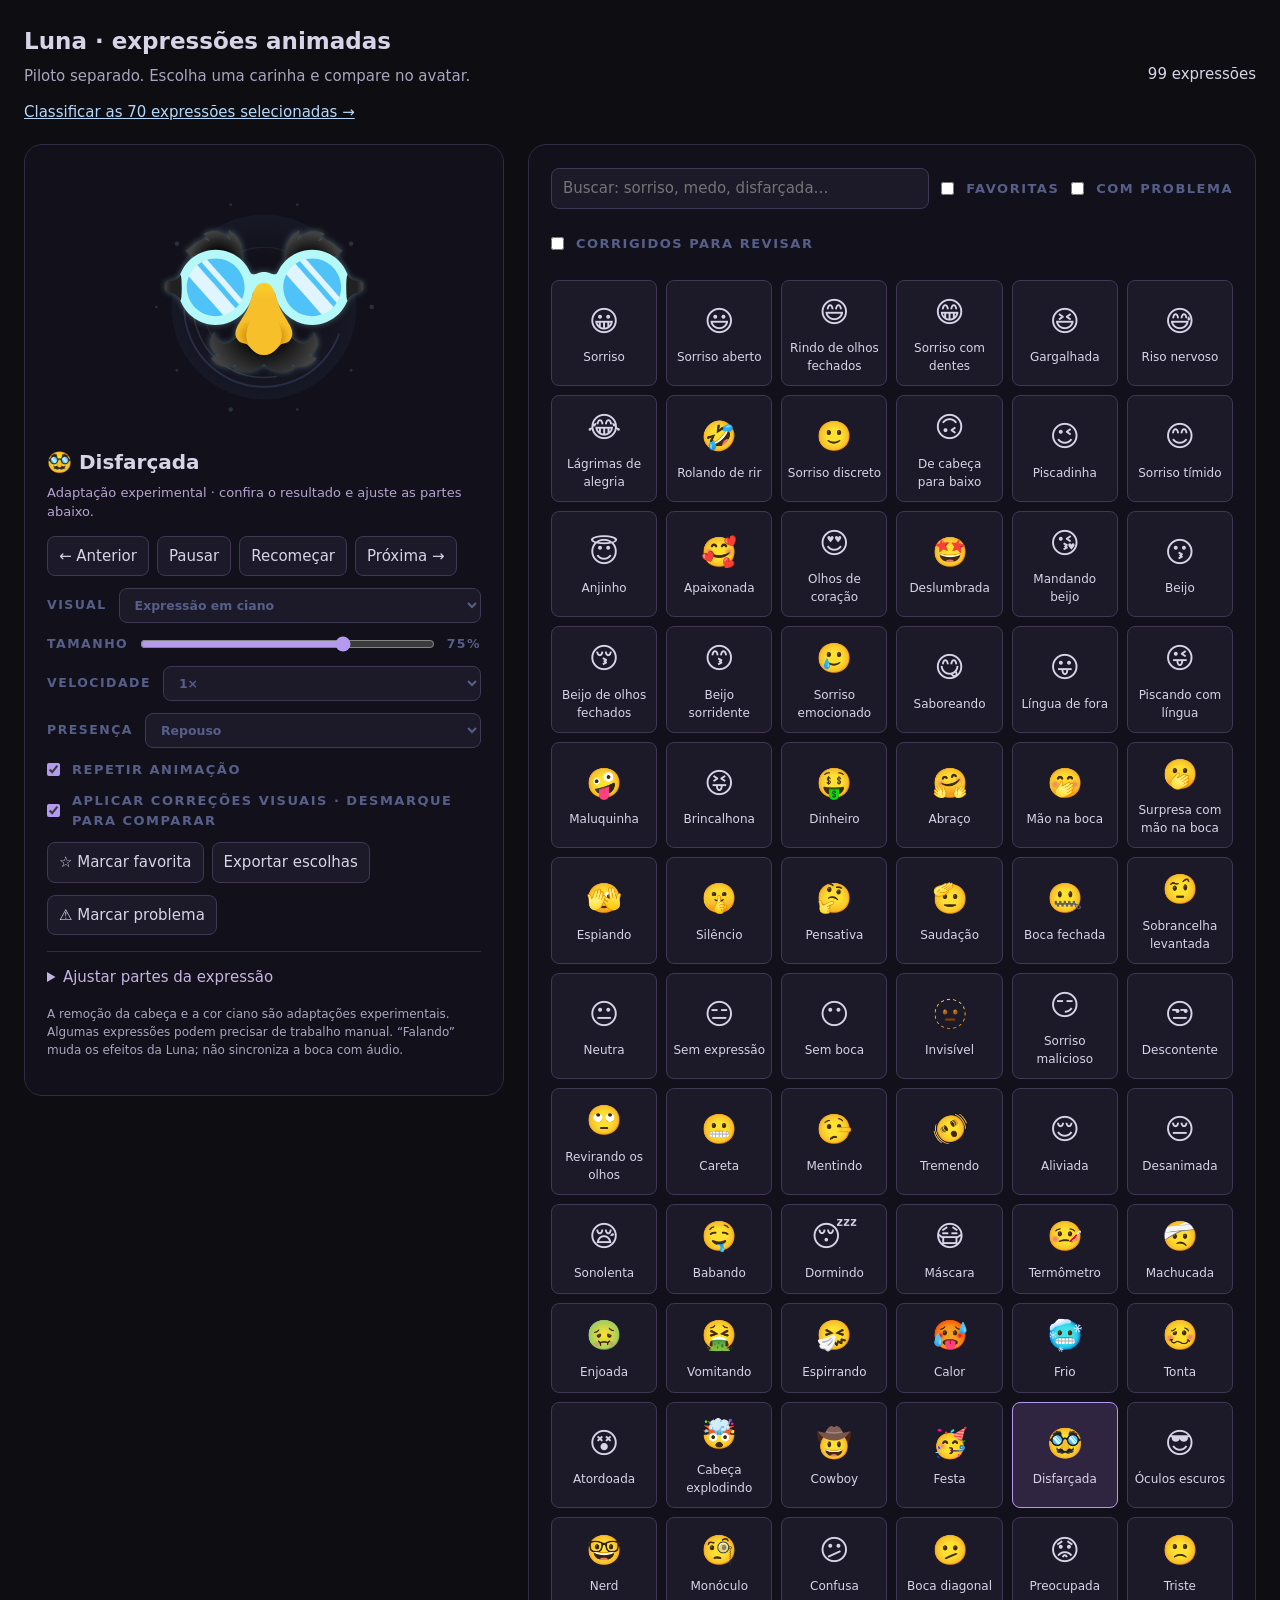
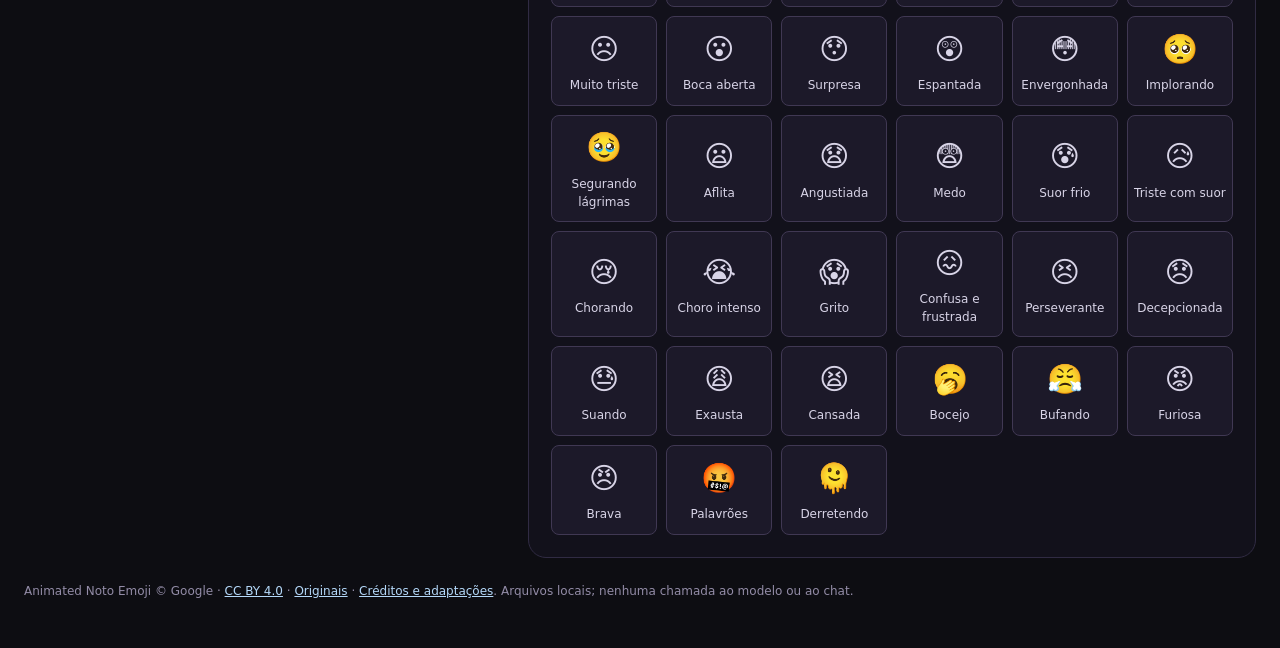
<file: static/piloto-emojis/index.html>
<!doctype html>
<html lang="pt-BR"><head><meta charset="utf-8"><meta name="viewport" content="width=device-width,initial-scale=1"><title>Luna · piloto de expressões</title>
<link rel="stylesheet" href="avatar.css"><link rel="stylesheet" href="piloto.css"><link rel="stylesheet" href="embed.css">
</head><body>
<header><div><h1>Luna · expressões animadas</h1><p>Piloto separado. Escolha uma carinha e compare no avatar.</p><a href="classificar.html">Classificar as 70 expressões selecionadas →</a></div><span id="contagem">Carregando catálogo…</span></header>
<main><section class="preview" aria-label="Prévia do avatar">
<div class="palco"><div id="presenca" class="est-dormindo"><div id="corpo"></div><div id="expressao"></div></div></div>
<h2 id="nome">Carregando…</h2><p id="status" role="status"></p>
<div class="linha"><button id="anterior" aria-label="Expressão anterior">← Anterior</button><button id="play">Pausar</button><button id="repetir">Recomeçar</button><button id="proximo" aria-label="Próxima expressão">Próxima →</button></div>
<label>Visual <select id="modo"><option value="ciano">Expressão em ciano</option><option value="face">Expressão nas cores originais</option><option value="original">Emoji completo · referência</option></select></label>
<label>Tamanho <input id="escala" type="range" min="40" max="90" value="64"><output id="escala-valor">64%</output></label>
<label>Velocidade <select id="velocidade"><option value="0.5">0,5×</option><option value="0.75">0,75×</option><option value="1" selected>1×</option><option value="1.25">1,25×</option></select></label>
<label>Presença <select id="estado"><option value="dormindo">Repouso</option><option value="pensando">Pensando</option><option value="falando">Falando</option><option value="ouvindo">Ouvindo</option></select></label>
<label class="check"><input id="loop" type="checkbox" checked> Repetir animação</label>
<label class="check"><input id="aplicar-correcoes" type="checkbox" checked> Aplicar correções visuais · desmarque para comparar</label>
<div class="linha"><button id="favorito" aria-pressed="false">☆ Marcar favorita</button><button id="exportar">Exportar escolhas</button></div>
<button id="problema" aria-pressed="false" aria-controls="problema-opcoes" aria-expanded="false">⚠ Marcar problema</button>
<fieldset id="problema-opcoes" hidden><legend>O que precisa ajustar?</legend>
<label class="check"><input type="checkbox" data-problema="cabeca"> Cabeça aparecendo</label>
<label class="check"><input type="checkbox" data-problema="cor"> Cor estranha</label>
<label class="check"><input type="checkbox" data-problema="outro"> Outro problema</label>
<label>Observação <textarea id="problema-nota" rows="2" maxlength="1000" placeholder="Ex.: a boca some no final da animação"></textarea></label>
<p class="nota">Salvo automaticamente neste navegador e incluído em Exportar escolhas. Pode ser favorita e ter problema ao mesmo tempo.</p></fieldset>
<details><summary>Ajustar partes da expressão</summary><p>Desmarque partes que não combinam com a Luna. Ajustes ficam salvos neste navegador. No modo original, todas as partes são exibidas.</p><div id="camadas"></div><button id="restaurar">Restaurar esta expressão</button></details>
<p class="nota">A remoção da cabeça e a cor ciano são adaptações experimentais. Algumas expressões podem precisar de trabalho manual. “Falando” muda os efeitos da Luna; não sincroniza a boca com áudio.</p>
</section><section class="catalogo" aria-label="Escolher expressão"><div class="busca"><input id="busca" type="search" placeholder="Buscar: sorriso, medo, disfarçada…" aria-label="Buscar expressão"><label class="check"><input id="so-favoritas" type="checkbox"> Favoritas</label><label class="check"><input id="so-problemas" type="checkbox"> Com problema</label><label class="check"><input id="so-corrigidos" type="checkbox"> Corrigidos para revisar</label></div><div id="galeria"></div></section></main>
<footer>Animated Noto Emoji © Google · <a href="https://creativecommons.org/licenses/by/4.0/">CC BY 4.0</a> · <a href="https://googlefonts.github.io/noto-emoji-animation/">Originais</a> · <a href="CREDITOS.md">Créditos e adaptações</a>. Arquivos locais; nenhuma chamada ao modelo ou ao chat.</footer>
<script src="lottie.min.js"></script><script src="correcoes.js"></script><script src="piloto.js"></script></body></html>
</file>
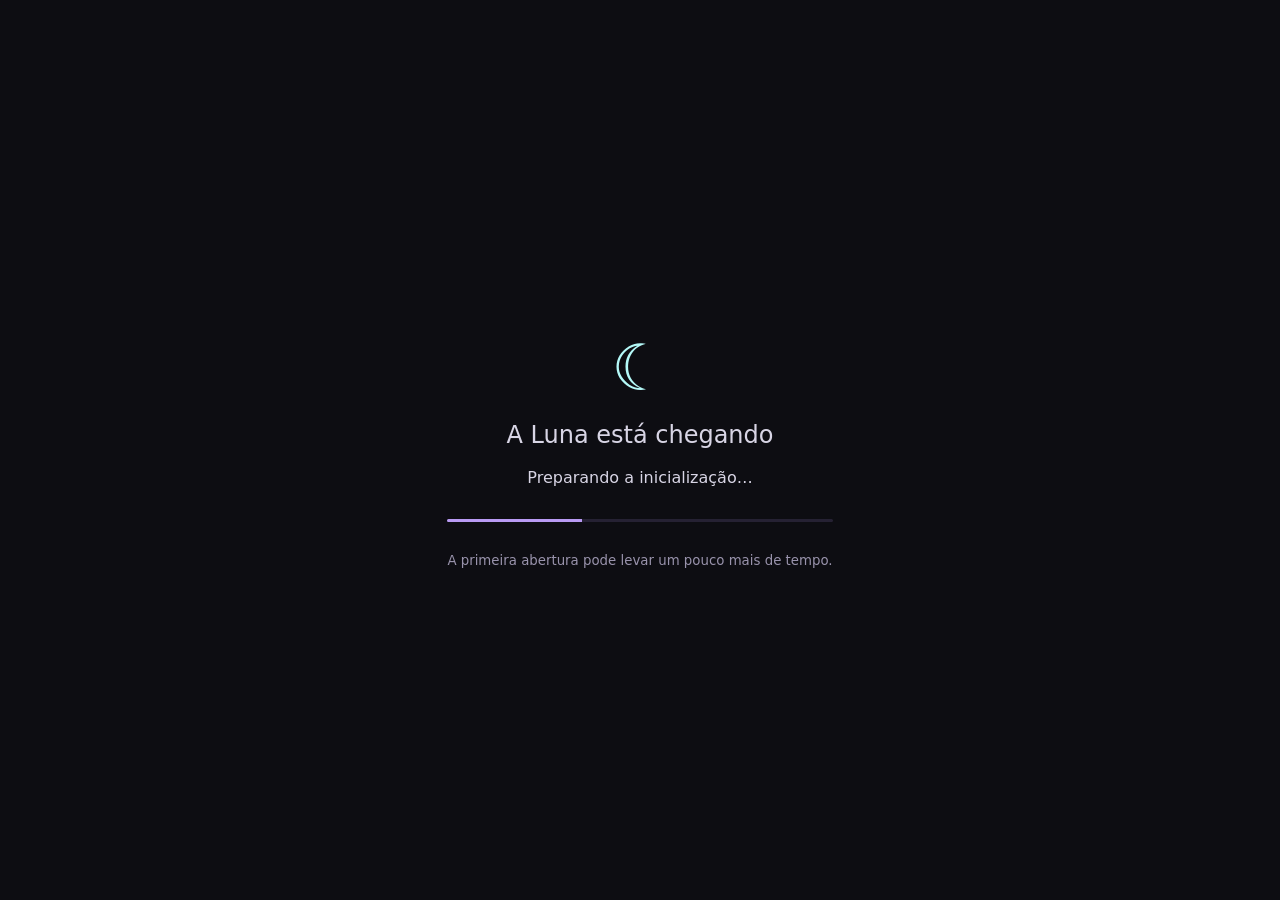
<file: static/inicializacao.html>
<!doctype html>
<html lang="pt-BR">
<meta charset="utf-8">
<meta name="viewport" content="width=device-width,initial-scale=1">
<title>Luna — iniciando</title>
<style>
body{margin:0;background:#0d0d12;color:#d8d5e5;font:16px system-ui;min-height:100vh;display:grid;place-items:center}
main{padding:32px;max-width:420px;text-align:center} .lua{font-size:64px;color:#b4f9f8}
h1{font-size:24px;font-weight:500}p{line-height:1.6}small{color:#9993ac}
.barra{height:3px;background:#252133;border-radius:4px;overflow:hidden;margin:28px 0}
.barra:after{content:'';display:block;width:35%;height:100%;background:#b89af3;animation:passar 1.8s ease-in-out infinite alternate}
@keyframes passar{to{transform:translateX(190%)}}@media(prefers-reduced-motion:reduce){.barra:after{animation:none;width:100%}}
.erro .barra:after{animation:none;background:#e99292;width:100%}#etapa{overflow-wrap:anywhere}
</style>
<main><div class="lua" aria-hidden="true">☾</div><h1>A Luna está chegando</h1>
<p id="etapa" role="status" aria-live="polite">Preparando a inicialização…</p>
<div class="barra" aria-hidden="true"></div><small id="ajuda">A primeira abertura pode levar um pouco mais de tempo.</small>
</main>
<script>
function mostrarErro(texto){document.body.classList.add('erro');document.querySelector('h1').textContent='Não foi possível iniciar';document.getElementById('etapa').textContent=texto;document.getElementById('ajuda').textContent='Feche esta janela e tente novamente. Detalhes em logs/luna.log.';}
</script>
</html>
</file>
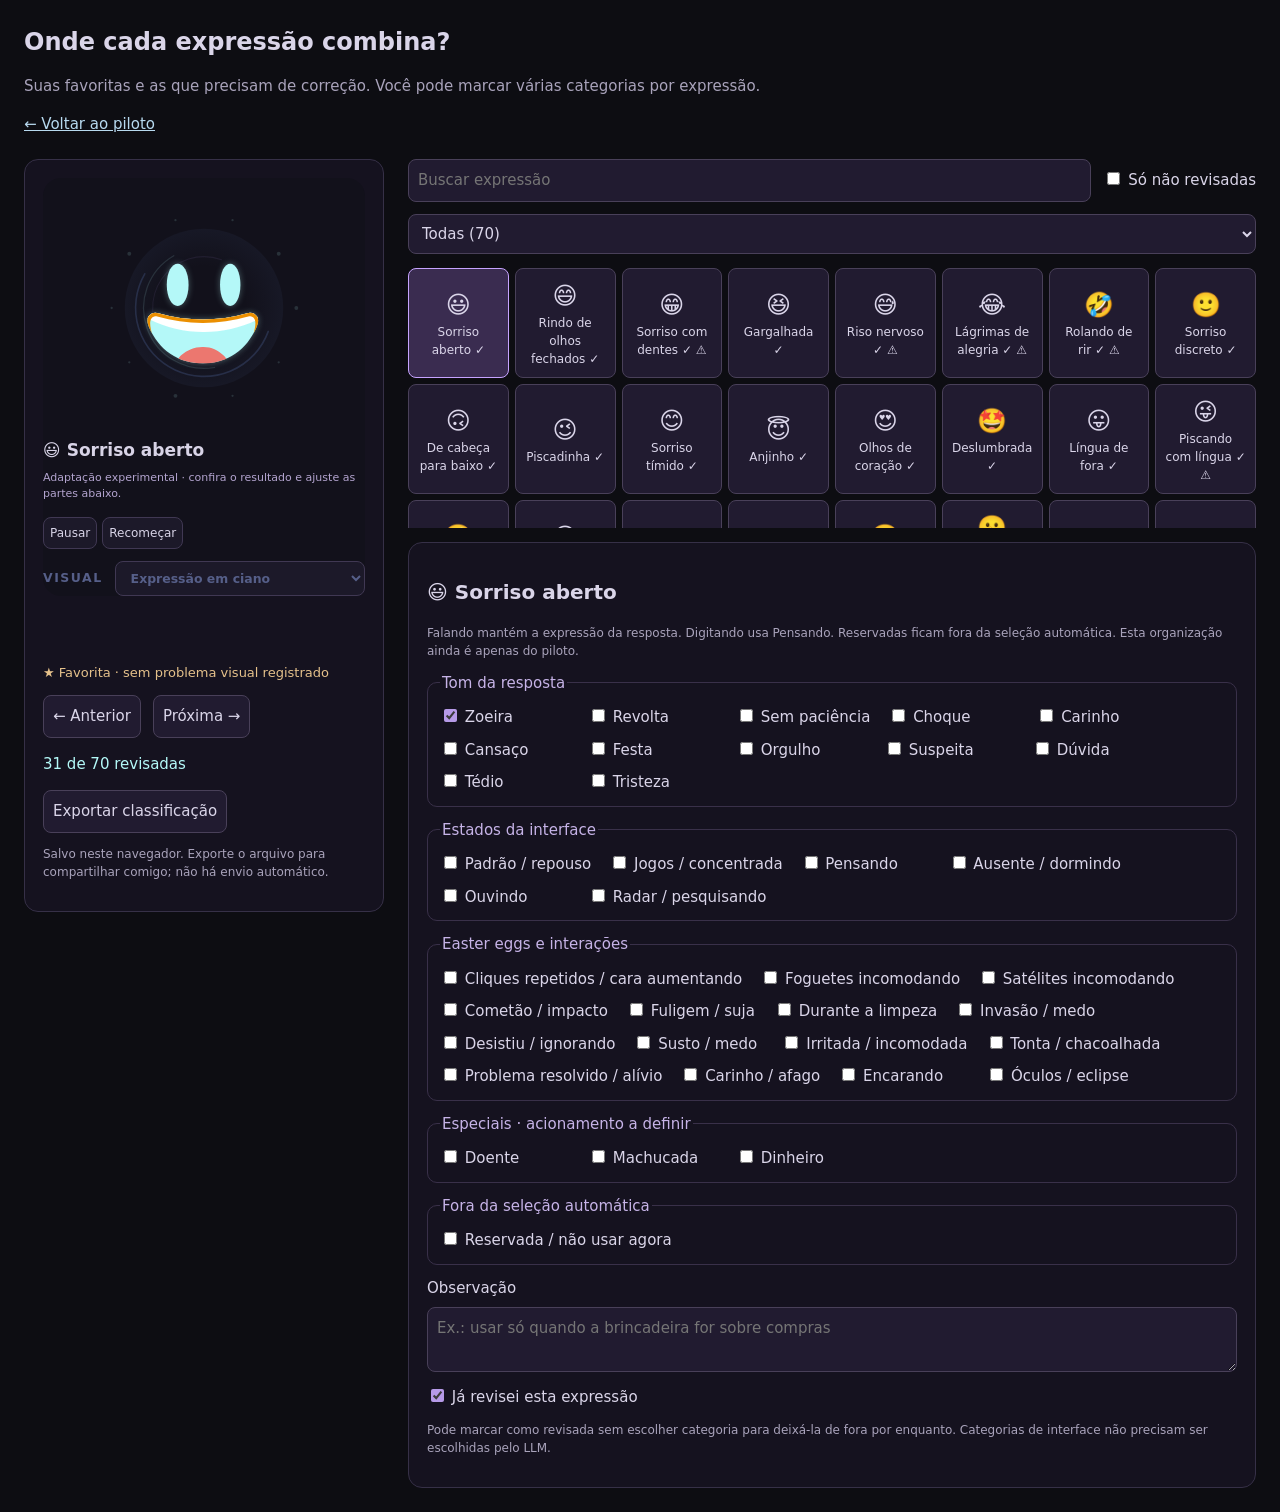
<file: static/piloto-emojis/classificar.html>
<!doctype html><html lang="pt-BR"><head><meta charset="utf-8"><meta name="viewport" content="width=device-width,initial-scale=1"><title>Luna · classificar expressões</title><link rel="stylesheet" href="classificar.css"></head><body>
<header><h1>Onde cada expressão combina?</h1><p>Suas favoritas e as que precisam de correção. Você pode marcar várias categorias por expressão.</p><a href="index.html">← Voltar ao piloto</a></header>
<main><aside><iframe id="preview" title="Prévia animada da Luna" src="index.html?embed=1&amp;escala=75"></iframe><p id="problemas"></p><div class="linha"><button id="anterior">← Anterior</button><button id="proximo">Próxima →</button></div><p id="progresso" role="status"></p><button id="exportar-classificacao">Exportar classificação</button><p class="nota">Salvo neste navegador. Exporte o arquivo para compartilhar comigo; não há envio automático.</p></aside>
<section><div class="filtros"><input id="buscar" type="search" placeholder="Buscar expressão" aria-label="Buscar expressão"><label><input id="pendentes" type="checkbox"> Só não revisadas</label><select id="filtro-categoria" aria-label="Filtrar por categoria"><option value="">Todas as categorias</option></select></div><div id="lista"></div>
<article><h2 id="titulo"></h2><p class="nota">Falando mantém a expressão da resposta. Digitando usa Pensando. Reservadas ficam fora da seleção automática. Esta organização ainda é apenas do piloto.</p><div id="categorias"></div><label class="observacao">Observação <textarea id="nota" rows="2" maxlength="1000" placeholder="Ex.: usar só quando a brincadeira for sobre compras"></textarea></label><label><input id="revisada" type="checkbox"> Já revisei esta expressão</label><p class="nota">Pode marcar como revisada sem escolher categoria para deixá-la de fora por enquanto. Categorias de interface não precisam ser escolhidas pelo LLM.</p></article>
</section></main><script src="classificar.js"></script></body></html>
</file>
<file: static/piloto-emojis/avatar.css>
* { box-sizing: border-box; margin: 0; padding: 0; }

        body {
            background-color: #0d0d12;
            color: #e0e0e0;
            font-family: 'Segoe UI', Tahoma, Geneva, Verdana, sans-serif;
            display: flex;
            flex-direction: column;
            align-items: center;
            justify-content: flex-start;   /* topo fixo: centralizado, a pÃ¡gina inteira
                                              se reposicionava a cada linha que a Luna escrevia */
            min-height: 100vh;
            padding: 18px 14px 24px;
        }

        /* Transformar a Luna perto da borda aumenta a Ã¡rea visual do documento e o WebView
           cria uma barra horizontal no meio do gesto. A trava existe sÃ³ enquanto ela estÃ¡
           na mÃ£o ou voltando no elÃ¡stico; a rolagem vertical do painel continua normal. */
        html.arrastando-luna, html.arrastando-luna body { overflow-x: clip; }

        .container {
            width: 100%;
            max-width: 1040px;
            display: flex;
            flex-direction: column;
            gap: 16px;
        }

        /* A mesma pÃ¡gina tambÃ©m alimenta a janela transparente do mascote. Manter um Ãºnico
           motor visual evita que rostos e easter eggs divirjam entre interface e widget. */
        html:has(body.widget), body.widget, body.widget .container {
            /* O Qt compÃµe estes pixels transparentes diretamente com a Ã¡rea de trabalho. */
            background: rgba(0, 0, 0, 0) !important;
        }
        body.widget {
            --widget-svg: 230px; --widget-nucleo: 168px;
            --widget-rosto: 2.75rem; --widget-rosto-sobe: 20px;
            min-height: 0; width: 100vw; height: 100vh; padding: 0;
            overflow: hidden; color-scheme: dark;
            align-items: center; justify-content: center;
        }
        body.widget > :not(.container):not(#widget-menu) { display: none !important; }
        body.widget .container {
            width: 100vw; height: 100vh; max-width: none; display: flex;
            align-items: center; justify-content: center; overflow: visible;
        }
        body.widget .container > :not(#presenca) { display: none !important; }
        body.widget #presenca { width: 100%; padding: 0; }
        /* Na pÃ¡gina a Luna foi desenhada sobre um painel escuro. Solta no desktop, os mesmos
           alfas deixavam rosto e corpo lavados em papÃ©is de parede claros. O nÃºcleo continua
           circular para preservar a transparÃªncia ao redor, mas dÃ¡ contraste prÃ³prio a ela. */
        body.widget #presenca::before {
            content: ''; position: absolute; left: 50%; top: 50%;
            width: var(--widget-nucleo); height: var(--widget-nucleo);
            transform: translate(-50%, -50%); border-radius: 50%; pointer-events: none; z-index: 0;
            background: radial-gradient(circle,
                rgba(10,15,27,.96) 0%, rgba(12,19,33,.92) 62%,
                rgba(18,27,46,.58) 78%, rgba(18,27,46,0) 100%);
            box-shadow: 0 0 22px rgba(8,12,24,.38);
        }
        body.widget #presenca svg {
            width: var(--widget-svg); height: var(--widget-svg); position: relative; z-index: 1;
            filter: saturate(1.2) brightness(1.18);
        }
        body.widget #rosto {
            inset: 0; z-index: 2; color: #d9ffff;
            font-size: var(--widget-rosto); padding-bottom: var(--widget-rosto-sobe);
            text-shadow: 0 0 4px rgba(217,255,255,.95), 0 0 15px rgba(122,162,247,.9);
        }
        body.widget #presenca.est-dormindo:not(.afk) #arcos,
        body.widget #presenca.est-dormindo:not(.afk) #orbita-escala { opacity: .68; }
        body.widget #presenca.noite #estrelas rect { animation-name: cintila-widget; }
        @keyframes cintila-widget { 0%,100% { opacity: .28; } 50% { opacity: .88; } }
        body.mascote-solto:not(.widget) #presenca { visibility: hidden; }

        #widget-menu {
            display: none; position: fixed; z-index: 1000;
            background: rgba(17,17,26,.96); border: 1px solid #3a3a5a;
            border-radius: 9px; padding: 6px; min-width: 154px;
            box-shadow: 0 6px 24px rgba(0,0,0,.45);
        }
        body.widget #widget-menu.aberto { display: block; }
        .widget-menu-btn {
            display: block; width: 100%; text-align: left;
            border: 0; border-radius: 6px; padding: 7px 9px; cursor: pointer;
            color: #cfc9c2; background: transparent; font: 0.8rem 'Segoe UI', sans-serif;
        }
        .widget-menu-btn:hover { background: #26304d; }
        .widget-menu-btn.ativo { color: #9ece6a; }
        #btn-widget-retornar { color: #b4f9f8; background: #1b2135; margin-top: 5px; }
        .widget-menu-titulo { color: #565f89; font: .68rem 'Segoe UI', sans-serif;
                              padding: 6px 9px 3px; text-transform: uppercase; letter-spacing: .8px; }
        body.widget.tamanho-pequeno {
            --widget-svg: 165px; --widget-nucleo: 120px;
            --widget-rosto: 2rem; --widget-rosto-sobe: 14px;
        }
        body.widget.tamanho-grande {
            --widget-svg: 350px; --widget-nucleo: 256px;
            --widget-rosto: 4.15rem; --widget-rosto-sobe: 30px;
        }

        /* GIF â€” invisÃ­vel atÃ© o primeiro GIF chegar */
        #gif-container {
            width: 100%;
            max-height: 0;
            border-radius: 14px;
            overflow: hidden;
            position: relative;
            display: flex;
            align-items: center;
            justify-content: center;
            opacity: 0;
            transition: max-height 0.5s ease, opacity 0.5s ease;
        }

        #gif-container.ativo {
            max-height: 380px;
            opacity: 1;
        }

        #gif-img {
            max-width: 100%;
            max-height: 380px;
            width: auto;
            height: auto;
            display: block;
            opacity: 0;
            transition: opacity 0.45s ease;
            /* Vignette aplicada diretamente na imagem â€” funciona em qualquer proporÃ§Ã£o */
            -webkit-mask-image:
                linear-gradient(to right,  transparent 0%, black 8%, black 92%, transparent 100%),
                linear-gradient(to bottom, transparent 0%, black 8%, black 92%, transparent 100%);
            -webkit-mask-composite: source-in;
            mask-image:
                linear-gradient(to right,  transparent 0%, black 8%, black 92%, transparent 100%),
                linear-gradient(to bottom, transparent 0%, black 8%, black 92%, transparent 100%);
            mask-composite: intersect;
        }

        #gif-placeholder { display: none; }

        /* â•â•â• PRESENÃ‡A (a lua + a Ã³rbita) â•â•â•
           Dois canais independentes: a LUA Ã© a presenÃ§a dela (respira, brilha);
           a Ã“RBITA Ã© a atividade (velocidade/escala). SVG + CSS puro â€” sem lib. */
        /* A CABEÃ‡A muda de cor conforme a ferramenta (cores de marca). Uma variÃ¡vel sÃ³,
           herdada pelo gradiente do SVG â€” os anÃ©is e o rosto seguem no tom do tema. */
        #presenca { --cor-halo: #7aa2f7; }              /* padrÃ£o: azul da Luna */
        /* ðŸ—£ï¸ falando: a cabeÃ§a esquenta junto com as bolinhas. Vem ANTES das ferramentas de
           propÃ³sito â€” mesma especificidade, entÃ£o quem vier depois vence, e a cor da
           ferramenta (verde do Spotify, vermelho do YouTube...) tem que continuar mandando.
           IrritaÃ§Ã£o, medo e desistir estÃ£o lÃ¡ embaixo e vencem os dois, que Ã© o certo. */
        #presenca.est-falando  { --cor-halo: #edc24a; } /* Ã¢mbar: ela estÃ¡ falando */
        #presenca.ferr-spotify { --cor-halo: #1db954; } /* verde Spotify   */
        #presenca.ferr-video   { --cor-halo: #ff3b30; } /* vermelho YouTube */
        #presenca.ferr-radar   { --cor-halo: #7dd3fc; } /* azul claro (web) */
        #presenca.ferr-tela    { --cor-halo: #f2f7ff; } /* branco (tela)    */
        #presenca.ferr-jogo    { --cor-halo: #b56cff; } /* violeta elÃ©trico; verde fica exclusivo da mÃºsica */
        #presenca.proat-radar  { --cor-halo: #5de4ff; } /* sonar proativo; nÃ£o Ã© o radar da pesquisa web */
        #g-halo stop { stop-color: var(--cor-halo, #7aa2f7); transition: stop-color .7s ease; }

        #presenca { position: relative; display: flex; justify-content: center; padding: 4px 0 10px;
                    /* arrastar sobre ela nao pode virar selecao de texto (atrapalha a sacudida) */
                    user-select: none; -webkit-user-select: none; }
        /* âœ¨ estrelas: sÃ³ Ã  noite. De dia ficam com opacidade 0 â€” o cÃ©u nÃ£o "some", ele
           simplesmente nÃ£o estÃ¡ lÃ¡. Cintilam devagar, cada uma no seu tempo. */
        #estrelas rect { fill: #cfe0ff; opacity: 0; }
        /* Ã  noite o brilho da cabeÃ§a sÃ³ existe de um lado: vira arco de luz, nÃ£o anel */
        #presenca.noite #halo { mask: url(#m-luar); -webkit-mask: url(#m-luar); }
        #presenca.noite #estrelas rect { animation: cintila 4.5s ease-in-out infinite; }
        @keyframes cintila { 0%,100% { opacity: .12; } 50% { opacity: .55; } }

        /* ðŸŽ‰ clarÃ£o da comemoraÃ§Ã£o: a cabeÃ§a estoura de brilho junto com o confete */
        #presenca.festejando #halo { animation: festa-clarao .9s ease-out; }
        @keyframes festa-clarao {
            0%   { opacity: .25; transform: scale(1);    }
            18%  { opacity: .95; transform: scale(1.18); }
            100% { opacity: .25; transform: scale(1);    }
        }

        /* luzinhas do disco piscando fora de sincronia */
        .luz-ovni { animation: luz-pisca 1.1s ease-in-out infinite; }
        .luz-ovni:nth-of-type(2) { animation-delay: -.37s; }
        .luz-ovni:nth-of-type(3) { animation-delay: -.74s; }
        @keyframes luz-pisca { 0%,100% { opacity: .35; } 50% { opacity: 1; } }

        /* ECLIPSE: o astro passa atrÃ¡s do miolo, aquecendo sÃ³ a presenÃ§a enquanto cruza. */
        #presenca.eclipse { --cor-halo: #ff9a3d; }
        #presenca.eclipse #rosto-txt { text-shadow: 0 0 14px rgba(255,154,61,.72); }
        #presenca.eclipse #nucleo-eclipse { opacity: 1; }

        /* ðŸ¤ AFAGO: mouse parado em cima dela. Tudo desacelera e o brilho aquece. */
        #presenca.afago #orbita-escala { transform: scale(.94); opacity: .8; }
        #presenca.afago #arcos { transform: scale(.97); opacity: .55; }
        #presenca.afago #rosto-txt { text-shadow: 0 0 18px rgba(255, 214, 165, .75); }

        /* ðŸŽ® MODO JOGO: pixels em dois tamanhos e velocidade de montanha-russa.
           O halo fica forte e ESTÃVEL: pulsar escala fazia a cabeÃ§a parecer que estava popando. */
        #presenca.ferr-jogo #halo {
            animation: none;
            opacity: .68;
            transform: scale(1.06);
            filter: drop-shadow(0 0 10px rgba(181,108,255,.72));
        }
        #presenca.ferr-jogo #orbita {
            animation: jogo-montanha-russa 14s ease-in-out infinite;
        }
        #presenca.ferr-jogo #orbita rect { rx: 0; fill: #7bf98f; }
        #presenca.ferr-jogo #orbita rect:nth-child(4n+1) {
            transform: scale(1.85);
            fill: #d5ff85;
            filter: drop-shadow(0 0 4px rgba(123,249,143,.8));
        }
        #presenca.ferr-jogo #arcos { opacity: .12; }
        #presenca.ferr-jogo #rosto-txt { text-shadow: 0 0 16px rgba(181,108,255,.78); }
        @keyframes jogo-montanha-russa {
            0%   { transform: rotate(0deg);   }
            24%  { transform: rotate(45deg);  }  /* subida lenta */
            50%  { transform: rotate(235deg); }  /* descida rÃ¡pida */
            74%  { transform: rotate(280deg); }  /* outra subida */
            94%  { transform: rotate(355deg); }  /* embala novamente */
            100% { transform: rotate(360deg); }
        }

        /* ðŸŒš PROATIVO: primeiro ela chama atenÃ§Ã£o; RSS/promo/anime ganham um SONAR.
           A linha mora sÃ³ entre a borda da cabeÃ§a e a Ã³rbita, entÃ£o nunca corta o rosto. */
        #sonar-proativo {
            opacity: 0;
            transform-box: view-box;
            transform-origin: 100px 100px;
            pointer-events: none;
        }
        #presenca.proat-radar #sonar-proativo {
            opacity: .95;
            animation: sonar-proativo-varre 1.8s linear infinite;
        }
        #presenca.proat-radar #sonar-proativo line {
            stroke: #dffcff;
            filter: drop-shadow(0 0 3px rgba(93,228,255,.9));
        }
        #presenca.proat-radar #sonar-proativo path {
            fill: #5de4ff;
            opacity: .18;
            filter: drop-shadow(0 0 5px rgba(93,228,255,.35));
        }
        #presenca.proat-radar #orbita-escala {
            opacity: 1;                 /* idle deixava atÃ© o branco limitado a 35% */
            transform: scale(.95);
        }
        #presenca.proat-radar #orbita {
            animation: none;
            transform: rotate(0deg);
        }
        #presenca.proat-radar #orbita rect {
            fill: #31506a;
            opacity: .06;
            filter: none;
        }
        #presenca.proat-radar #orbita rect:nth-child(4n+1) {
            animation: sonar-alvo 1.8s linear infinite;
            animation-delay: calc(var(--d-seq) * 1.8s);
        }
        #presenca.proat-radar #arcos { opacity: .18; }
        @keyframes sonar-proativo-varre { to { transform: rotate(360deg); } }
        @keyframes sonar-alvo {
            0%, 5% { fill: #ffffff; opacity: 1; transform: scale(1.35);
                     filter: drop-shadow(0 0 12px #ffffff); }
            16%, 100% { fill: #31506a; opacity: .06; transform: scale(1);
                        filter: drop-shadow(0 0 0 rgba(255,255,255,0)); }
        }

        /* ðŸš€ sacudir NÃƒO Ã© tremer: quem move ela Ã© o seu mouse (transform inline no JS).
           O tremor de CSS foi embora â€” dava a sensaÃ§Ã£o de "vibrou" e nÃ£o de "puxei". */

        /* ðŸ˜¨ MEDO: ela se ENCOLHE (as bolinhas recolhem) e o halo esfria. Vem depois das
           regras de irritaÃ§Ã£o de propÃ³sito: medo ganha da irritaÃ§Ã£o na cor do halo. */
        #presenca.medo #orbita-escala { transform: scale(.92); opacity: .5; }
        #presenca.medo #arcos { opacity: .25; }

        /* ðŸ˜¤ IRRITAÃ‡ÃƒO por nÂº de HISTÃ“RIAS ativas ao mesmo tempo (nÃ£o por nÂº de objetos:
           um enxame de foguete Ã© UM problema; foguete + satÃ©lite sÃ£o DOIS). A cabeÃ§a
           esquenta e ela treme sozinha â€” tremor diferente do de quando VOCÃŠ sacode. */
        #presenca.irrit-2 { --cor-halo: #ff8a4d; }
        #presenca.irrit-3 { --cor-halo: #ff3b30; }
        #presenca.irrit-2 svg, #presenca.irrit-2 #rosto-txt { animation: raiva .3s ease-in-out infinite; }
        #presenca.irrit-3 svg, #presenca.irrit-3 #rosto-txt { animation: raiva .17s ease-in-out infinite; }
        #presenca.medo { --cor-halo: #7c6ba8; }    /* roxo frio; vence a cor da irritaÃ§Ã£o */

        /* ðŸ˜¶ DESISTIU: ela vira de costas. O halo sai do vermelho pra um CINZA MORTO â€” raiva
           Ã© ela ainda ligando; cinza Ã© ela ter parado. Como a cabeÃ§a Ã© uma esfera de luz sem
           detalhe, a nuca Ã© sÃ³ a cabeÃ§a sem rosto: o que vocÃª vÃª Ã© a ausÃªncia.
           Vem por Ãºltimo de propÃ³sito: vence a cor da irritaÃ§Ã£o e do medo. */
        #presenca.desistiu { --cor-halo: #45454f; }
        #presenca.desistiu #rosto-txt {
            transform: scaleX(0) translateX(30px);
            opacity: 0;
            transition: transform .45s cubic-bezier(.45, 0, .55, 1), opacity .4s ease;
        }
        #presenca.desistiu #orbita-escala { opacity: .16; }
        #presenca.desistiu #arcos { opacity: .05; }
        #presenca.desistiu #orbita { animation-duration: 200s; }   /* quase parada */
        #presenca.desistiu #halo { opacity: .8; }
        @keyframes raiva {
            0%,100% { transform: translate(-0.8px, 0); }
            50%     { transform: translate(0.8px, 0);  }
        }

        /* ðŸŽ® LABORATÃ“RIO (konami) â€” botÃ£o que sÃ³ existe depois do cÃ³digo, e o painel de
           gatilhos. Serve pra testar as histÃ³rias sem esperar elas acontecerem sozinhas. */
        #btn-lab {
            position: fixed; top: 64px; right: 16px;
            background: #11111a; border: 1px solid #2a4a2a; color: #7bf98f;
            width: 40px; height: 40px; border-radius: 8px; cursor: pointer;
            font-size: 1rem; display: none; align-items: center; justify-content: center;
            z-index: 100; transition: background .2s, border-color .2s;
            animation: lab-nasce .5s cubic-bezier(.2,.9,.3,1.5);
        }
        #btn-lab.ativo { display: flex; }
        #btn-lab:hover { background: #0d2612; border-color: #7bf98f; }
        @keyframes lab-nasce { from { transform: scale(0) rotate(-90deg); } to { transform: none; } }

        #lab-panel {
            position: fixed; top: 112px; right: 16px; z-index: 100;
            background: #0f1520; border: 1px solid #2a4a2a; border-radius: 10px;
            padding: 12px; width: 232px; display: none;
            box-shadow: 0 8px 30px rgba(0,0,0,.5);
        }
        #lab-panel.aberto { display: block; }
        .lab-titulo {
            font-size: .68rem; text-transform: uppercase; letter-spacing: 1.4px;
            color: #4a6a4a; margin: 10px 0 6px;
        }
        .lab-titulo:first-child { margin-top: 0; }
        .lab-grade { display: flex; flex-wrap: wrap; gap: 5px; }
        .lab-btn {
            background: #16213e; border: 1px solid #2a3a5a; color: #9ecbff;
            border-radius: 6px; padding: 5px 9px; cursor: pointer;
            font-size: .76rem; font-family: inherit; transition: background .15s, color .15s;
        }
        .lab-btn:hover { background: #1a2a4e; color: #b4f9f8; }
        /* botÃ£o de CARA: mostra a prÃ³pria cara como rÃ³tulo, entÃ£o precisa de fonte maior e
           largura livre. O painel cresceu â€” daÃ­ o limite de altura com rolagem. */
        .lab-cara {
            background: #14182a; border: 1px solid #2a3a5a; color: #b4f9f8;
            border-radius: 6px; padding: 4px 7px; cursor: pointer;
            font-size: .92rem; font-family: inherit; line-height: 1.4;
            white-space: nowrap; transition: background .15s, border-color .15s;
        }
        .lab-cara:hover { background: #1e2a4a; border-color: #7aa2f7; }
        .lab-cara.posta { border-color: #7bf98f; color: #7bf98f; }
        #lab-panel { max-height: 78vh; overflow-y: auto; }
        .lab-btn.limpar { border-color: #5a2a2a; color: #ff9e9e; }
        .lab-btn.limpar:hover { background: #2a1216; }

        /* â˜„ï¸ COMETÃƒO: o tranco da martelada NÃƒO mora aqui â€” ver marretar() no JS.
           Uma animaÃ§Ã£o de transform no CSS SUBSTITUI o atributo transform do SVG, e o
           cometÃ£o Ã© posicionado por atributo: ele perdia o translate e ia parar na origem
           do viewBox durante a batida. */

        /* tranco do clique: ela leva um susto de verdade. O rosto Ã© uma camada HTML POR CIMA
           do SVG, entÃ£o nÃ£o herda o transform dele â€” precisa levar o tranco junto, senÃ£o sÃ³
           a cabeÃ§a balanÃ§a e a cara fica parada no meio. */
        #presenca.cutucada svg,
        #presenca.cutucada #rosto-txt { animation: cutuco .42s cubic-bezier(.2,.9,.3,1.6); }
        @keyframes cutuco { 0% { transform: scale(1); } 28% { transform: scale(1.07); } 100% { transform: scale(1); } }
        /* Insistir MESMO depois da encarada aproxima sÃ³ a cara â€” o corpo fica no lugar. */
        #presenca.encarada-gigante #rosto-txt {
            transform: scale(2.65);
            text-shadow: 0 0 24px rgba(255,90,77,.9);
            transition: transform .22s cubic-bezier(.2,.9,.3,1.35), text-shadow .22s ease;
        }
        #presenca svg { width: 230px; height: 230px; overflow: visible; }
        /* o rosto ocupa o miolo livre dos anÃ©is */
        #rosto {
            position: absolute; inset: 0; display: flex; align-items: center; justify-content: center;
            /* olhos um pouco ACIMA do centro (no meio exato dava cara de boneco).
               Feito com padding, nÃ£o transform â€” o transform Ã© da animaÃ§Ã£o de troca. */
            padding-bottom: 20px;   /* sobe o rosto 10px (o padding desloca metade) */
            font-size: 2.75rem; color: #b4f9f8; white-space: nowrap; letter-spacing: .5px;
            pointer-events: none; text-shadow: 0 0 12px rgba(122,162,247,.5);
            /* sem transition aqui: o JS escreve o translate (olhar) a cada quadro */
            will-change: transform;
        }
        #rosto-txt {
            display: inline-block;
            transition: opacity .28s ease, transform .28s cubic-bezier(.2,.9,.3,1.5);
        }
        #rosto-txt.trocando { opacity: 0; transform: scale(.86); }
        /* view-box + origem no centro do viewBox: arco tem bbox DESCENTRADO, entÃ£o
           'fill-box/center' faria ele bambear em vez de girar no eixo. */
        #halo, #orbita, #orbita-escala, #arcos, #arco-1, #arco-2, #arco-3, #ondas circle {
            transform-box: view-box; transform-origin: 100px 100px;
        }
        #halo    { animation: pres-halo 5.5s ease-in-out infinite; }
        #orbita  { animation: pres-gira 44s linear infinite; }
        #arco-1  { animation: pres-gira 26s linear infinite; }
        #arco-2  { animation: pres-gira-inv 18s linear infinite; }   /* sentido contrÃ¡rio */
        #arco-3  { animation: pres-gira 12s linear infinite; }
        #orbita-escala, #arcos { transition: transform .6s cubic-bezier(.2,.9,.3,1.2), opacity .6s ease; }

        @keyframes pres-halo     { 0%,100% { opacity:.20; transform: scale(1); } 50% { opacity:.38; transform: scale(1.08); } }
        @keyframes pres-gira     { to { transform: rotate(360deg);  } }
        @keyframes pres-gira-inv { to { transform: rotate(-360deg); } }

        /* Embalo alto do fidget: os clones ficam atrÃ¡s da Ã³rbita e atrasam alguns graus,
           formando caudas. O brilho cresce pela velocidade no JS e some sem corte. */
        #fidget-rastros { pointer-events: none; }
        #fidget-rastros .fidget-rastro {
            opacity: 0;
            filter: blur(.75px) drop-shadow(0 0 5px rgba(255,255,255,.9));
            transition: opacity .18s ease;
        }
        #presenca.fidget-girando #orbita rect {
            fill: #d8f2ff;
            opacity: .88;
            filter: drop-shadow(0 0 4px rgba(216,242,255,.78));
        }
        #presenca.fidget-rapido #orbita rect {
            fill: #ffffff;
            opacity: 1;
            filter: drop-shadow(0 0 8px #ffffff) drop-shadow(0 0 14px #7dd3fc);
        }
        #presenca.fidget-rapido #orbita {
            filter: brightness(2.15) drop-shadow(0 0 8px rgba(255,255,255,.95));
        }

        /* ðŸŒ™ parada â€” tudo lento e apagado */
        .est-dormindo #halo   { animation-duration: 9s; opacity: .1; }
        .est-dormindo #orbita { animation-duration: 110s; }
        .est-dormindo #arco-1 { animation-duration: 70s; }
        .est-dormindo #arco-2 { animation-duration: 55s; }
        .est-dormindo #arco-3 { animation-duration: 40s; }
        .est-dormindo #arcos, .est-dormindo #orbita-escala { opacity: .35; transform: scale(.95); }

        /* ðŸ’¤ AFK â€” vocÃª sumiu: tudo desacelera e apaga (sem parar, pra nÃ£o parecer travado) */
        #presenca.afk #halo   { animation-duration: 13s; opacity: .07; }
        #presenca.afk #orbita { animation-duration: 160s; }
        #presenca.afk #arco-1 { animation-duration: 100s; }
        #presenca.afk #arco-2 { animation-duration: 80s;  }
        #presenca.afk #arco-3 { animation-duration: 60s;  }
        #presenca.afk #arcos, #presenca.afk #orbita-escala { opacity: .2; transform: scale(.9); }
        #presenca.afk #rosto  { opacity: .55; }

        /* ðŸ‘‚ ouvindo â€” tudo CONTRAI e os quatro pontos grandes viram sensores.
           Velocidade sozinha quase nÃ£o aparecia em falas curtas: idle e escuta pareciam iguais. */
        #presenca.est-ouvindo { --cor-halo: #9edcff; }
        .est-ouvindo #halo   { animation-duration: 2.2s; }
        .est-ouvindo #orbita { animation-duration: 16s; }
        .est-ouvindo #arco-1 { animation-duration: 20s; }
        .est-ouvindo #arco-2 { animation-duration: 14s; }
        .est-ouvindo #arco-3 { animation-duration: 9s;  }
        .est-ouvindo #arcos  { animation: escuta-membrana 1.35s ease-in-out infinite alternate; }
        .est-ouvindo #orbita-escala { opacity: .9; transform: scale(.86); }
        #presenca.est-ouvindo #orbita rect {
            opacity: .2;
            transform: scale(.62);
            transition: opacity .25s ease, transform .25s ease;
        }
        #presenca.est-ouvindo #orbita rect:nth-child(4n+1) {
            fill: #e8f8ff;
            animation: escuta-sensor .85s ease-in-out infinite alternate;
            filter: drop-shadow(0 0 5px rgba(158,220,255,.8));
        }
        @keyframes escuta-sensor {
            from { transform: scale(.82); opacity: .62; }
            to   { transform: scale(1.58); opacity: 1; }
        }
        @keyframes escuta-membrana {
            from { transform: scale(.78); opacity: .72; }
            to   { transform: scale(.86); opacity: 1; }
        }

        /* ðŸ’­ pensando â€” arcos ACELERAM e se separam */
        .est-pensando #orbita { animation-duration: 4s;  }
        .est-pensando #arco-1 { animation-duration: 5s;  }
        .est-pensando #arco-2 { animation-duration: 3.2s;}
        .est-pensando #arco-3 { animation-duration: 1.9s;}
        .est-pensando #arcos  { opacity: 1; transform: scale(1.12); }
        .est-pensando #orbita-escala { opacity: 1; transform: scale(1.05); }
        /* as 4 GRANDES piscam BRANCO, em sequÃªncia pela posiÃ§Ã£o (--d-seq): dÃ¡ a leitura de
           algo sendo percorrido. SÃ³ as grandes â€” piscar as 16 vira ruÃ­do, nÃ£o pensamento.
           O :not(.com-ferramenta) Ã© o que deixa os modos de ferramenta continuarem mandando
           no anel: sem ele esta regra Ã© mais especÃ­fica e apagaria o equalizador e o radar.
           Antes eram cinco :not(), um por ferramenta â€” combinatÃ³rio: ferramenta nova obrigava
           a editar TODA regra de estado. O marcador Ãºnico resolve com uma classe sÃ³. */
        #presenca.est-pensando:not(.com-ferramenta)
            #orbita rect:nth-child(4n+1) {
            animation: pens-pisca 1.3s ease-in-out infinite;
            animation-delay: calc(var(--d-seq) * -1.3s);
        }
        @keyframes pens-pisca {
            /* o drop-shadow transparente (em vez de 'none') Ã© o que faz o brilho ENTRAR
               suave: de 'none' pra filtro o navegador nÃ£o tem o que interpolar */
            0%, 100% { fill: #b4f9f8; opacity: .45; filter: drop-shadow(0 0 0 rgba(255,255,255,0)); }
            50%      { fill: #ffffff; opacity: 1;   filter: drop-shadow(0 0 6px rgba(255,255,255,.85)); }
        }

        /* â•â•â• FERRAMENTA: ðŸŽµ SPOTIFY â€” bolinhas viram EQUALIZADOR e os arcos batem no ritmo.
               A cabeÃ§a e o rosto ficam intactos (identidade nÃ£o muda). â•â•â• */
        .ferr-spotify #orbita rect {
            animation: eq-bolinha .58s ease-in-out infinite alternate;
            animation-delay: calc(var(--d-rand) * -.58s);      /* ritmo quebrado = parece mÃºsica */
            fill: #1ed760;                                     /* verde vivo (o do Spotify, puxado) */
            filter: drop-shadow(0 0 4px #1db954);
        }
        /* as 4 grandes puxam pro verde-limÃ£o: dÃ¡ relevo no anel */
        .ferr-spotify #orbita rect:nth-child(4n+1) { fill: #7bf98f; }
        .ferr-spotify #orbita { animation-duration: 26s; }
        .ferr-spotify #arcos  { animation: eq-arcos .58s ease-in-out infinite alternate; }
        .ferr-spotify #halo   { animation-duration: .58s; }

        /* piso alto: no batidÃ£o elas nÃ£o somem, pulsam */
        @keyframes eq-bolinha { from { transform: scale(.7); opacity: .5; } to { transform: scale(2.1); opacity: 1; } }
        @keyframes eq-arcos   { from { transform: scale(.97); } to { transform: scale(1.05); } }

        /* ondas do radar: herdam a cor da ferramenta; paradas atÃ© o radar ligar */
        #orbita rect { transform-box: fill-box; transform-origin: center; }
        #ondas circle { fill: none; stroke: var(--cor-halo, #7aa2f7); stroke-width: 1.3; opacity: 0; }

        /* â•â•â• ðŸ” RADAR (pesquisar_web) â€” arco externo VARRE rÃ¡pido e as bolinhas
               acendem EM SEQUÃŠNCIA, como se o feixe passasse por cada uma. â•â•â• */
        .ferr-radar #arco-1 { animation-duration: 1.5s; opacity: 1; stroke-width: 2.4; }
        .ferr-radar #arco-2 { animation-duration: 9s; opacity: .35; }
        .ferr-radar #arco-3 { animation-duration: 7s; opacity: .3; }
        .ferr-radar #orbita { animation-duration: 60s; }
        .ferr-radar #orbita rect {
            animation: radar-ping 1.5s linear infinite;
            animation-delay: calc(var(--d-seq) * -1.5s);       /* varredura girando ao redor */
            fill: #38bdf8;                                     /* azul claro vivo */
            filter: drop-shadow(0 0 4px #7dd3fc);
        }
        /* as 4 grandes quase brancas: o feixe passando por elas fica evidente */
        .ferr-radar #orbita rect:nth-child(4n+1) { fill: #d8f2ff; }
        @keyframes radar-ping {
            0%   { transform: scale(.6); opacity: .25; }
            12%  { transform: scale(2.1); opacity: 1;  }
            45%  { transform: scale(.6); opacity: .25; }
            100% { transform: scale(.6); opacity: .25; }
        }

        /* â•â•â• ðŸŽ¬ VÃDEO/LINK (resumir_youtube, resumir_site) â€” o anel ENGOLE o conteÃºdo
               (contrai e solta) e as bolinhas acendem em progresso lento, tipo timeline. â•â•â• */
        .ferr-video #orbita-escala { animation: video-engole 2.6s ease-in-out infinite; }
        .ferr-video #orbita rect {
            animation: video-progresso 2.6s ease-in-out infinite;
            animation-delay: calc(var(--d-seq) * -2.6s);
            /* VERMELHAS VIVAS: o fill vem como atributo no SVG, mas CSS ganha dele.
               O brilho Ã© o que dÃ¡ o "vivo" â€” sem ele fica sÃ³ um ponto vermelho apagado. */
            fill: #ff2d20;
            filter: drop-shadow(0 0 4px #ff3b30);
        }
        /* as 4 grandes (Ã­ndices 0,4,8,12) puxam pro laranja: dÃ¡ relevo no anel */
        .ferr-video #orbita rect:nth-child(4n+1) { fill: #ff6a3d; }
        .ferr-video #arco-1 { animation-duration: 30s; }
        .ferr-video #arco-2 { animation-duration: 22s; }
        .ferr-video #arco-3 { animation-duration: 16s; }
        @keyframes video-engole    { 0%,100% { transform: scale(1); } 55% { transform: scale(.84); } }
        /* piso mais alto que os outros modos: elas nunca "apagam", sÃ³ respiram de brilho */
        @keyframes video-progresso { 0%,100% { transform: scale(.8); opacity: .5; } 30% { transform: scale(1.9); opacity: 1; } }

        /* â•â•â• ðŸ‘ï¸ TELA (ver_tela) â€” os arcos APAGAM e a linha do scanner (anime.js) varre. â•â•â• */
        .ferr-tela #arcos  { opacity: .18; }
        .ferr-tela #orbita { animation-duration: 90s; }
        .ferr-tela #orbita rect { opacity: .25; fill: #f2f7ff; }   /* brancas e discretas: quem brilha Ã© o scanner */

        /* ðŸ—£ï¸ falando â€” o nÃºcleo PULSA, arcos giram soltos */
        .est-falando #halo   { animation-duration: .9s; }
        .est-falando #orbita { animation-duration: 12s; }
        .est-falando #arco-1 { animation-duration: 14s; }
        .est-falando #arco-2 { animation-duration: 10s; }
        .est-falando #arco-3 { animation-duration: 7s;  }
        .est-falando #arcos, .est-falando #orbita-escala { opacity: .95; transform: scale(1); }
        /* INVERSÃƒO das bolinhas + amarelo radiante. NÃ£o dÃ¡ pra mexer em width/height: os
           rects tÃªm x/y jÃ¡ calculados pra centralizar naquele tamanho, entÃ£o mudar a
           geometria faria elas crescerem pro canto. Como cada rect tem transform-box:
           fill-box com origem no centro, o scale() inverte de dentro pra fora e no lugar.
           Os fatores sÃ£o a razÃ£o exata dos lados (2.4 e 1.4): pequena vira grande e
           vice-versa, sem chutar nÃºmero.
           O :not(.com-ferramenta) pelo mesmo motivo do pensando â€” sem ele esta regra passa
           por cima do equalizador, do radar e dos outros. */
        #presenca.est-falando:not(.com-ferramenta)
            #orbita rect {
            fill: #ffd23f;
            transform: scale(1.714);        /* 2.4/1.4 â€” as PEQUENAS assumem o tamanho grande */
            opacity: .9;
            animation: fala-radiante 1.15s ease-in-out infinite alternate;
            animation-delay: calc(var(--d-seq) * -1.15s);
        }
        #presenca.est-falando:not(.com-ferramenta)
            #orbita rect:nth-child(4n+1) {
            transform: scale(.583);         /* 1.4/2.4 â€” e as GRANDES encolhem */
            opacity: .5;
        }
        /* o radiante: o brilho respira, o tamanho fica quieto (senÃ£o briga com a inversÃ£o) */
        @keyframes fala-radiante {
            from { filter: drop-shadow(0 0 2px rgba(255,210,63,.35)); }
            to   { filter: drop-shadow(0 0 7px rgba(255,210,63,.95)); }
        }

        /* âŒ¨ï¸ digitando â€” as quatro bolinhas grandes descem como teclas; as pequenas
           quase somem. A posiÃ§Ã£o Ã© animada nos atributos x/y pelo JS: transform CSS
           substituiria o posicionamento do SVG e faria as peÃ§as pularem para a origem. */
        #presenca.est-digitando { --cor-halo: #d8f2ff; }
        #presenca.est-digitando #halo { animation-duration: 1.8s; }
        #presenca.est-digitando #arcos { animation: digita-arcos .7s ease-in-out infinite alternate; }
        #presenca.est-digitando #orbita,
        #presenca.movendo-digitando #orbita { animation: none; transform: rotate(0deg); }
        #presenca.est-digitando #orbita rect { opacity: .1; }
        #presenca.est-digitando #orbita rect:nth-child(4n+1) {
            fill: #ffffff;
            animation: digita-tecla .42s ease-in-out infinite;
            animation-delay: calc(var(--d-rand) * -.42s);
        }
        @keyframes digita-tecla {
            0%, 55%, 100% { opacity: .24; filter: drop-shadow(0 0 0 rgba(255,255,255,0)); }
            72% { opacity: 1; filter: drop-shadow(0 0 8px rgba(255,255,255,1)); }
        }
        @keyframes digita-arcos {
            from { opacity: .38; transform: scale(.96); }
            to   { opacity: .72; transform: scale(1.01); }
        }

        /* Termo do GIF â€” aparece sÃ³ ao passar o mouse sobre o GIF */
        #gif-termo {
            position: absolute;
            bottom: 14px;
            left: 50%;
            transform: translateX(-50%) translateY(6px);
            max-width: 85%;
            padding: 5px 13px;
            border-radius: 999px;
            background: rgba(15, 15, 22, 0.82);
            backdrop-filter: blur(5px);
            -webkit-backdrop-filter: blur(5px);
            color: #ececf2;
            font-size: 12px;
            letter-spacing: 0.2px;
            white-space: nowrap;
            overflow: hidden;
            text-overflow: ellipsis;
            pointer-events: none;   /* nÃ£o atrapalha o mouse */
            opacity: 0;
            transition: opacity 0.2s ease, transform 0.2s ease;
            z-index: 3;
        }
        #gif-container:hover #gif-termo {
            opacity: 1;
            transform: translateX(-50%) translateY(0);
        }

        /* Caixas de texto */
        .caixa-texto {
            padding: 12px 16px;
            border-radius: 10px;
            background: #11111a;
            border-left: 4px solid #444;
            min-height: 48px;
        }

        /* Passageiros do SVG podem sair do viewBox. A fala Ã© uma superfÃ­cie da interface e
           precisa continuar na frente deles quando a trajetÃ³ria cruza sua Ã¡rea. */
        #luna-bloco    { border-color: #7aa2f7; position: relative; z-index: 2; }
        #usuario-bloco { border-color: #bb9af7; opacity: 0.75; }

        label {
            display: block;
            margin-bottom: 6px;
            font-weight: bold;
            text-transform: uppercase;
            font-size: 0.78rem;
            letter-spacing: 1.5px;
            color: #565f89;
        }

        #luna-texto    { font-size: 1.15rem; line-height: 1.55; color: #b4f9f8; white-space: pre-wrap; }
        #usuario-texto { font-size: 1.15rem; font-style: italic; color: #cfc9c2; white-space: pre-wrap; }
        /* Separa visualmente a zona de SAÃDA (Luna, em cima) da zona de ENTRADA (vocÃª, embaixo) */
        /* No layout antigo separava a Ãºltima resposta da entrada. Com a conversa rolÃ¡vel,
           virou apenas uma linha vazia entre os controles e a caixa de digitaÃ§Ã£o. */
        .zona-divisor { display: none; }
        #texto-input-bloco { display: flex; gap: 8px; margin: 8px 0 4px; }
        #texto-input { flex: 1; min-height: 42px; max-height: 132px; padding: 10px 12px;
                       border-radius: 10px; border: 1px solid #3a3a5a; resize: none;
                       overflow-y: auto; scrollbar-width: thin; scrollbar-color: #565f89 #16161e;
                       color-scheme: dark; min-width: 0; font-family: inherit; line-height: 1.4;
                       background: #16161e; color: #cfc9c2; font-size: 1rem; outline: none; }
        #texto-input:focus { border-color: #bb9af7; }
        #texto-enviar { padding: 0 16px; border-radius: 10px; border: none; background: #bb9af7;
                        color: #16161e; font-size: 1.1rem; cursor: pointer; }
        #texto-enviar:hover { background: #c8abf9; }
        #texto-enviar:disabled { opacity: .55; cursor: wait; }
        #texto-envio-aviso { margin: 6px 2px; color: #e0af68; font-size: .78rem; line-height: 1.4; }

        /* Linha de status â€” o que a Luna estÃ¡ fazendo agora */
        /* CabeÃ§alho da caixa da Luna: rÃ³tulo Ã  esquerda, status dela Ã  direita */
        .bloco-cabecalho {
            display: flex;
            align-items: baseline;
            justify-content: space-between;
            gap: 12px;
        }
        .bloco-cabecalho label { margin-bottom: 6px; }
        #status-luna {
            font-size: 11.5px;
            color: #9aa5ce;
            text-align: right;
            flex: 1;
            min-width: 0;
            overflow: hidden;
            text-overflow: ellipsis;
            white-space: nowrap;
            transition: color .3s;
        }
        /* O nome cru da ferramenta continua disponivel para diagnostico, mas nao compete
           com a conversa. Ele so aparece sob o mascote quando o usuario procura por ele. */
        #presenca #status-luna {
            position: absolute;
            left: calc(50% + 120px);
            bottom: 10px;
            z-index: 6;
            max-width: min(300px, calc(50% - 130px));
            padding: 4px 9px;
            border: 1px solid #292942;
            border-radius: 999px;
            background: rgba(13, 13, 20, .9);
            color: #8383a5;
            font: 10.5px Consolas, "Courier New", monospace;
            text-align: center;
            pointer-events: none;
            opacity: 0;
            transform: translateY(5px);
            transition: opacity .2s ease, transform .2s ease;
        }
        #presenca:hover #status-luna.tem-ferramenta {
            opacity: 1;
            transform: translateY(0);
        }
        body.widget #status-luna { display: none !important; }
        #jogo-controle { display: flex; justify-content: center; margin: -4px 0 12px; }
        #jogo-controle[hidden] { display: none; }
        #btn-jogo-pausa { border: 1px solid #38334e; border-radius: 16px;
            background: #15131e; color: #a9bde0; padding: 5px 12px;
            font: inherit; font-size: 11px; cursor: pointer; }
        #btn-jogo-pausa:hover, #btn-jogo-pausa:focus-visible { border-color: #b99afa; color: #e1d3ff; }
        #btn-jogo-pausa[aria-pressed="true"] { color: #c4a3fb; background: #211b30; }
        #btn-jogo-pausa:disabled { opacity: .55; cursor: wait; }

        /* Pensamento colapsÃ¡vel â€” mesmo visual das outras caixas */
        #pensamento-details {
            margin-top: 10px;
            border-radius: 8px;
            background: #0d0d14;
            border: 1px solid #24243a;
            overflow: hidden;
        }

        #pensamento-details summary {
            padding: 8px 10px;
            cursor: pointer;
            user-select: none;
            font-size: 0.78rem;
            font-weight: bold;
            text-transform: uppercase;
            letter-spacing: 1.5px;
            color: #565f89;
            list-style: none;
            display: flex;
            align-items: center;
            gap: 8px;
            font-family: inherit;
        }

        #pensamento-details summary::-webkit-details-marker { display: none; }

        #pensamento-details summary::before {
            content: 'â–¶';
            font-size: 0.6rem;
            transition: transform 0.35s ease;
        }

        #pensamento-details[open] summary::before {
            transform: rotate(90deg);
        }

        #pensamento-details summary:hover { color: #7a7aaa; }

        #pensamento-texto {
            padding: 0 10px;
            font-size: .78rem;
            color: #777796;
            white-space: pre-wrap;
            line-height: 1.55;
            border-top: 1px solid #1a1a2e;
            overflow: hidden;
            height: 0;
            opacity: 0;
            transition: height 0.35s ease, opacity 0.35s ease, padding 0.35s ease;
            font-family: inherit;
        }

        #clima-resposta {
            padding: 8px 10px 0;
            color: #777796;
            font-size: .78rem;
            line-height: 1.55;
            border-top: 1px solid #1a1a2e;
            font-family: inherit;
        }
        #clima-resposta[hidden] { display: none; }
        #clima-resposta:not([hidden]) + #pensamento-texto { border-top: 0; }

        /* BotÃ£o */
        .btn-row {
            display: flex;
            gap: 10px;
            justify-content: center;
        }

        #btn-interromper, #btn-toggle-proativo {
            border: none;
            padding: 13px 24px;
            border-radius: 8px;
            font-weight: bold;
            cursor: pointer;
            transition: transform 0.15s, background 0.15s, color 0.15s;
            text-transform: uppercase;
            letter-spacing: 1px;
            font-size: 0.95rem;
        }

        #btn-interromper {
            background-color: #f7768e;
            color: white;
        }
        #btn-interromper:hover  { background-color: #ff5d77; transform: scale(1.04); }
        #btn-interromper:active { transform: scale(0.96); }

        #btn-toggle-proativo {
            background-color: #1a2a1a;
            color: #9ece6a;
            border: 1px solid #2a3a2a;
        }
        #btn-toggle-proativo:hover  { background-color: #1f3320; transform: scale(1.04); }
        #btn-toggle-proativo:active { transform: scale(0.96); }
        #btn-toggle-proativo.inativo {
            background-color: #2e1a1a;
            color: #f7768e;
            border-color: #6a2a2a;
            font-weight: bold;
        }
        #btn-toggle-proativo.inativo:hover { background-color: #3a2020; }

        /* Status mic */
        #status-mic {
            display: flex;
            align-items: center;
            justify-content: center;
            gap: 8px;
            font-size: 0.82rem;
            letter-spacing: 0.5px;
            color: #2a2a3a;
            transition: color 0.3s;
            min-height: 20px;
        }
        #status-mic-dot {
            width: 7px;
            height: 7px;
            border-radius: 50%;
            background: currentColor;
            flex-shrink: 0;
        }
        #status-mic.aguardando {
            color: #3a3a5a;
        }
        #status-mic.aguardando #status-mic-dot {
            animation: pulsar 2.4s ease-in-out infinite;
        }
        #status-mic.gravando {
            color: #f7768e;
        }
        #status-mic.gravando #status-mic-dot {
            animation: pulsar 0.8s ease-in-out infinite;
        }
        #status-mic.processando {
            color: #7aa2f7;
        }
        #status-mic.processando #status-mic-dot {
            animation: pulsar 0.35s ease-in-out infinite;
        }
        @keyframes pulsar {
            0%, 100% { opacity: 1; transform: scale(1); }
            50%       { opacity: 0.2; transform: scale(0.5); }
        }

        /* Letreiro de dicas â€” combina com o respiro suave do "Aguardando" */
        #dica-ticker {
            text-align: center;
            font-size: 0.9rem;
            letter-spacing: 0.3px;
            color: #a6a6d0;
            min-height: 18px;
            margin-top: 6px;
            opacity: 0;
            transition: opacity 0.6s ease;
            pointer-events: none;
            user-select: none;
        }

        /* MÃ©tricas */
        #metricas-bar {
            display: flex;
            justify-content: center;
            gap: 18px;
            padding: 0 10px 9px;
            font-size: 0.66rem;
            letter-spacing: 0.5px;
            font-variant-numeric: tabular-nums;
            color: #2a2a3a;
        }
        #metricas-bar span { transition: color 0.4s; }
        #metricas-bar span.ativo { color: #3a3a5a; }

        /* AvaliaÃ§Ã£o ðŸ‘/ðŸ‘Ž */
        #avaliacao-bar {
            display: flex;
            align-items: center;
            justify-content: flex-start;
            gap: 10px;
            width: 100%;
        }
        #avaliacao-bar .avaliacao-espaco { flex: 1; }
        #avaliacao-bar #btn-interromper,
        #avaliacao-bar #btn-toggle-proativo {
            height: 28px; padding: 0 11px; border-radius: 6px;
            font-size: .72rem; letter-spacing: .45px; transform: none;
        }
        #avaliacao-bar #btn-interromper {
            background: #11111a; color: #565f89; border: 1px solid #1e1e2e;
            opacity: .9; transition: opacity .15s, border-color .15s, background .15s;
        }
        #avaliacao-bar #btn-interromper:hover {
            background: #181824; border-color: #565f89; opacity: 1; transform: none;
        }
        #avaliacao-bar #btn-toggle-proativo { background: #17281a; color: #9ece6a; border: 1px solid #28462d; }
        #avaliacao-bar #btn-toggle-proativo:hover { background: #1f3320; transform: none; }
        #avaliacao-bar #btn-toggle-proativo.inativo { background: #2a1818; color: #f7768e; border-color: #4a2727; }
        @media (max-width: 620px) {
            #avaliacao-bar { flex-wrap: wrap; }
            #avaliacao-bar .avaliacao-espaco { flex-basis: 20px; }
        }
        .btn-aval {
            background: #11111a;
            border: 1px solid #41415b;
            color: #b6bdd4;
            width: 40px;
            height: 28px;
            border-radius: 6px;
            cursor: pointer;
            font-size: 0.9rem;
            opacity: 0.9;
            transition: opacity 0.15s, border-color 0.15s, transform 0.1s;
        }
        .btn-aval:hover  { opacity: 1; border-color: #565f89; }
        .btn-aval:active { transform: scale(0.92); }
        .btn-aval.bom    { opacity: 1; border-color: #9ece6a; }
        .btn-aval.ruim   { opacity: 1; border-color: #f7768e; }

        /* O motivo Ã© opcional tanto para acertos quanto para falhas. */
        #aval-motivo {
            display: none;
            gap: 6px;
            justify-content: center;
            margin-top: 8px;
            flex-wrap: wrap;
        }
        #aval-alvo, #aval-categorias { flex-basis: 100%; }
        #aval-alvo { color: #aaaac2; font-size: .78rem; }
        #aval-categorias { display: flex; flex-wrap: wrap; gap: 6px; justify-content: center; }
        #aval-categorias button, #aval-motivo-fechar {
            background: #171722; color: #cfc9c2; border: 1px solid #44445e;
            border-radius: 6px; padding: 5px 8px; cursor: pointer; font: inherit; font-size: .78rem;
        }
        #aval-categorias button[aria-pressed="true"] { border-color: #bb9af7; color: #d9c5ff; }
        #aval-motivo.ativo { display: flex; }
        #aval-motivo-input {
            flex: 1;
            max-width: 420px;
            background: #11111a;
            border: 1px solid #2a1a1a;
            border-radius: 6px;
            color: #cfc9c2;
            padding: 8px 10px;
            font-size: 0.85rem;
            font-family: inherit;
            outline: none;
        }
        #aval-motivo-input:focus { border-color: #f7768e; }
        #aval-motivo-enviar {
            background: #1a1010;
            border: 1px solid #f7768e;
            color: #f7768e;
            border-radius: 6px;
            padding: 0 14px;
            cursor: pointer;
            font-size: 0.82rem;
            font-family: inherit;
            transition: background 0.15s;
        }
        #aval-motivo-enviar:hover { background: #2a1414; }

        /* Acompanhamento: decisÃ£o curta, separada da curadoria de memÃ³ria. */
        #acompanhamento-card {
            display: none;
            max-width: 520px;
            margin: 4px auto 0;
            padding: 12px 14px;
            background: #101622;
            border: 1px solid #2d4b68;
            border-radius: 9px;
            color: #9aa5ce;
            font-size: 0.84rem;
        }
        #acompanhamento-card.ativo { display: block; }
        #acompanhamento-titulo { color: #b4f9f8; font-weight: 600; margin-bottom: 5px; }
        #acompanhamento-assunto { color: #cfc9c2; line-height: 1.35; }
        #acompanhamento-quando { color: #565f89; font-size: 0.76rem; margin-top: 4px; }
        #acompanhamento-acoes { display: flex; flex-wrap: wrap; gap: 7px; margin-top: 10px; }
        .acomp-btn {
            background: #111827;
            border: 1px solid #3d5875;
            color: #9ecee6;
            border-radius: 6px;
            padding: 6px 10px;
            cursor: pointer;
            font-family: inherit;
            font-size: 0.78rem;
        }
        .acomp-btn:hover { background: #17243a; border-color: #7aa2f7; }
        .acomp-btn.secundario { color: #787c99; border-color: #303044; }
        #acompanhamento-feedback {
            display: none;
            min-height: 18px;
            margin-top: 6px;
            color: #7bf98f;
            font-size: 0.77rem;
            text-align: center;
            opacity: 0;
            transition: opacity 0.2s;
        }
        #acompanhamento-feedback.ativo { display: block; opacity: 1; }
        .acomp-lista-item {
            display: flex;
            align-items: flex-start;
            gap: 8px;
            padding: 8px 0;
            border-bottom: 1px solid #1a1a2e;
            color: #9aa5ce;
            font-size: 0.8rem;
        }
        .acomp-lista-item span { flex: 1; line-height: 1.3; }
        .acomp-lista-item button { flex: none; padding: 3px 7px; }

        /* History button */
        #btn-historico {
            position: fixed;
            top: 16px;
            left: 16px;
            background: #11111a;
            border: 1px solid #2a2a4a;
            color: #565f89;
            width: 40px;
            height: 40px;
            border-radius: 8px;
            cursor: pointer;
            font-size: 1.1rem;
            display: flex;
            align-items: center;
            justify-content: center;
            transition: color 0.2s, border-color 0.2s, background 0.2s;
            z-index: 100;
        }
        #btn-historico:hover { color: #7aa2f7; border-color: #7aa2f7; background: #0d1526; }

        /* History panel */
        #historico-overlay {
            position: fixed;
            inset: 0;
            background: rgba(0,0,0,0.55);
            z-index: 200;
            opacity: 0;
            pointer-events: none;
            transition: opacity 0.3s;
        }
        #historico-overlay.ativo { opacity: 1; pointer-events: all; }

        #historico-panel {
            position: fixed;
            top: 0;
            left: 0;
            height: 100vh;
            width: 320px;
            background: #0d0d12;
            border-right: 1px solid #1a1a2e;
            z-index: 300;
            transform: translateX(-100%);
            transition: transform 0.3s ease;
            display: flex;
            flex-direction: column;
        }
        #historico-panel.aberto { transform: translateX(0); }

        .historico-header {
            display: flex;
            align-items: center;
            justify-content: space-between;
            padding: 16px;
            border-bottom: 1px solid #1a1a2e;
            flex-shrink: 0;
            background: #0d0d12;
        }
        .historico-header > span {
            font-size: 0.78rem;
            font-weight: bold;
            text-transform: uppercase;
            letter-spacing: 1.5px;
            color: #565f89;
        }
        #btn-historico-fechar, #btn-historico-limpar {
            background: none;
            border: none;
            color: #3a3a5a;
            cursor: pointer;
            font-size: 0.95rem;
            padding: 4px 6px;
            border-radius: 4px;
            transition: color 0.2s;
            font-family: inherit;
        }
        #btn-historico-fechar:hover { color: #f7768e; }
        #btn-historico-limpar { font-size: 0.78rem; letter-spacing: 0.5px; }
        #btn-historico-limpar:hover { color: #f7768e; }

        #historico-lista {
            flex: 1;
            overflow-y: auto;
            padding: 8px 0;
            scrollbar-width: thin;
            scrollbar-color: #1e1e2e transparent;
        }
        #historico-lista::-webkit-scrollbar { width: 4px; }
        #historico-lista::-webkit-scrollbar-thumb { background: #1e1e2e; border-radius: 2px; }


        #sopro-painel { border: 1px solid #29283d; border-radius: 9px; padding: 8px 12px; color: #a6a8bf; font-size: .8rem; }
        #sopro-painel summary { cursor: pointer; color: #b5c3cc; }
        #sopro-conteudo { max-height: 290px; overflow-y: auto; padding-top: 10px; }
        #sopro-conteudo p { margin: 5px 0 9px; line-height: 1.5; }
        #sopro-situacao { width: 100%; box-sizing: border-box; padding: 8px; background: #14141e; border: 1px solid #34334c; color: #c1ccd5; border-radius: 6px; font: inherit; resize: vertical; }
        #sopro-acoes { display: flex; flex-wrap: wrap; gap: 6px; margin: 8px 0; }
        #sopro-novidades > div { border-top: 1px solid #29283d; padding-top: 8px; margin-top: 8px; }
        #sopro-fontes a { margin-right: 12px; font-size: .75rem; }
        #sopro-resultado { white-space: pre-line; }
        body.widget #sopro-painel { display: none !important; }

        .fonte-card { border: 1px solid #29283d; border-radius: 9px; padding: 10px 12px; margin-bottom: 9px; background: #11111a; font-size: .8rem; overflow-wrap: anywhere; }
        .fonte-card summary { cursor: pointer; color: #b5c3cc; }
        .fonte-card summary small { display: block; color: #8e87a3; margin-top: 4px; }
        .fonte-card p { line-height: 1.5; margin: 10px 0; white-space: pre-line; }
        #fontes-form label { display: block; margin: 12px 0 5px; color: #b5c3cc; }
        #fontes-form input[type="text"], #fontes-form textarea { width: 100%; box-sizing: border-box; padding: 8px; background: #14141e; border: 1px solid #34334c; color: #d0d4df; border-radius: 6px; font: inherit; resize: vertical; }
        .fonte-acoes { display: flex; flex-wrap: wrap; gap: 6px; margin: 10px 0; }
        .fonte-novidade { border-top: 1px solid #29283d; margin-top: 12px; padding-top: 4px; }
        .fonte-novidade button, .fonte-links a { margin: 6px 8px 0 0; }
        #fontes-feedback, #fontes-erro { font-size: .8rem; color: #b6a5d9; line-height: 1.5; }


        .turno {
            padding: 10px 16px;
            border-bottom: 1px solid #0f0f18;
        }
        .turno-tempo {
            font-size: 0.65rem;
            color: #2a2a3a;
            margin-bottom: 5px;
            letter-spacing: 0.5px;
        }
        .turno-usuario {
            font-size: 0.82rem;
            color: #7a7a9a;
            font-style: italic;
            margin-bottom: 5px;
            line-height: 1.4;
        }
        .turno-usuario::before { content: 'VocÃª  '; font-style: normal; color: #3a3a5a; font-size: 0.68rem; text-transform: uppercase; letter-spacing: 1px; }
        .turno-luna {
            font-size: 0.85rem;
            color: #b4f9f8;
            line-height: 1.45;
        }
        .turno-luna::before { content: 'Luna  '; color: #3a5a5a; font-size: 0.68rem; text-transform: uppercase; letter-spacing: 1px; }
        .turno-proativo .turno-usuario { display: none; }

        #historico-vazio {
            padding: 32px 16px;
            text-align: center;
            font-size: 0.78rem;
            color: #2a2a3a;
        }

        /* O histÃ³rico deixa de ser uma gaveta e vira a conversa principal. Estes overrides
           ficam depois do desenho antigo para manter os contratos de IDs sem duplicar estado. */
        #btn-historico, #historico-overlay, #btn-historico-fechar { display: none !important; }
        #historico-panel {
            position: static; inset: auto; width: 100%; height: auto;
            height: clamp(180px, calc(100dvh - 520px), 760px); min-height: 180px; max-height: 760px;
            transform: none; transition: none; z-index: auto;
            background: transparent; border: 0; border-radius: 0;
            overflow: hidden; display: flex; flex-direction: column;
        }
        .historico-header { display: none; }
        /* A altura Ã© a mesma com ou sem mensagens: compactar o vazio fazia a
           caixa de digitaÃ§Ã£o saltar assim que o primeiro turno aparecia. */
        #historico-vazio { color: #9494af; }
        #avaliacao-resposta { display: flex; align-items: center; gap: 8px; }
        #avaliacao-resposta-label { color: #aaaac2; font-size: .75rem; }
        body:not(.widget):not(:has(.turno-luna)) #avaliacao-resposta { display: none; }
        #status-mic.aguardando { color: #9494af; }
        #texto-input::placeholder { color: #9999ad; opacity: 1; }
        #avaliacao-bar button:focus-visible, #texto-enviar:focus-visible {
            outline: 2px solid #bb9af7; outline-offset: 3px;
        }
        #historico-lista {
            flex: 1; overflow-y: auto; padding: 6px 4px 12px 2px;
            display: flex; flex-direction: column; min-height: 0;
            font-size: 100%;
            user-select: text; -webkit-user-select: text; scroll-behavior: smooth;
        }
        /* O espaÃ§o flexÃ­vel fica ACIMA dos turnos: conversa curta jÃ¡ nasce no rodapÃ© e,
           quando cresce alÃ©m da caixa, ele encolhe a zero sem quebrar a rolagem. */
        #historico-lista::before { content: ''; flex: 1 0 auto; }
        #config-panel #btn-historico-limpar {
            width: 100%; padding: 9px 11px; border-radius: 7px;
            background: #21151a; border: 1px solid #42232d; color: #c87588;
            text-align: left; font: inherit; font-size: .82rem; cursor: pointer;
        }
        #config-panel #btn-historico-limpar:hover { color: #f7768e; background: #2b1820; }
        #cfg-fonte-conversa-valor {
            min-width: 42px; color: #9aa5ce; font-size: .78rem; text-align: right;
        }
        #historico-lista.fade-topo {
            -webkit-mask-image: linear-gradient(to bottom, transparent 0, #000 28px, #000 100%);
            mask-image: linear-gradient(to bottom, transparent 0, #000 28px, #000 100%);
        }
        #historico-lista.fade-fundo {
            -webkit-mask-image: linear-gradient(to bottom, #000 0, #000 calc(100% - 28px), transparent 100%);
            mask-image: linear-gradient(to bottom, #000 0, #000 calc(100% - 28px), transparent 100%);
        }
        #historico-lista.fade-topo.fade-fundo {
            -webkit-mask-image: linear-gradient(to bottom, transparent 0, #000 28px, #000 calc(100% - 28px), transparent 100%);
            mask-image: linear-gradient(to bottom, transparent 0, #000 28px, #000 calc(100% - 28px), transparent 100%);
        }
        #luna-bloco, #usuario-bloco { display: none; }
        .turno { display: flex; flex: 0 0 auto; flex-direction: column; gap: 8px; padding: 6px 0 14px; border: 0; }
        .turno-tempo { color: #41415b; text-align: center; margin: 0; }
        .turno-usuario {
            align-self: flex-end; max-width: 82%; margin: 0; padding: 10px 13px;
            border-radius: 13px 13px 3px 13px; background: #242033; border: 1px solid #352d4a;
            color: #ddd7e8; font-size: .94em; font-style: normal; line-height: 1.5;
            white-space: pre-wrap;
        }
        .turno-usuario::before {
            content: 'VocÃª'; display: block; margin-bottom: 4px; color: #8d70bd;
            font-size: .65rem; font-weight: 700; text-transform: uppercase; letter-spacing: 1px;
        }
        .link-novidade { display: block; width: fit-content; margin: 8px 0;
            color: #a6c7ff; font-size: .85rem; text-decoration: underline; text-underline-offset: 3px; }
        .link-novidade:hover { color: #d5e5ff; }
        .link-novidade:focus-visible { outline: 2px solid #bb9af7; outline-offset: 3px; }
        .cartao-web {
            min-width: 0; margin: 12px 0; padding: 13px 14px;
            border: 1px solid #34304a; border-radius: 10px;
            background: linear-gradient(125deg, #1b1829, #12121c);
            overflow-wrap: anywhere; font-size: .9em; line-height: 1.5;
        }
        .cartao-web-cabecalho { display: flex; align-items: center; gap: 8px; flex-wrap: wrap; }
        .cartao-web-imagem {
            display: block; width: auto; max-width: min(440px, 100%); height: auto; max-height: 250px;
            margin: 10px auto; border-radius: 7px; object-fit: contain; background: #0d0d13;
        }
        .cartao-noticia-midia {
            position: relative; display: flex; justify-content: center; isolation: isolate;
            width: 100%; max-width: 480px; margin: 12px auto; overflow: hidden; border-radius: 14px;
        }
        .cartao-noticia-midia::before {
            content: ''; position: absolute; inset: -12px; z-index: -1; pointer-events: none;
            background-image: var(--imagem-noticia, none); background-position: center; background-size: cover;
            filter: blur(20px); opacity: .28;
            mask-image: radial-gradient(ellipse closest-side, #000 30%, transparent 100%);
        }
        .cartao-noticia-midia .cartao-web-imagem {
            margin: 0; border-radius: 12px; background: transparent;
            mask-image: linear-gradient(to right, transparent, #000 2.5%, #000 97.5%, transparent),
                linear-gradient(to bottom, transparent, #000 4%, #000 96%, transparent);
            mask-composite: intersect;
        }
        .cartao-web-rotulo { color: #b5a4dd; font-size: .67rem; font-weight: 650; letter-spacing: .8px; text-transform: uppercase; }
        .cartao-web-status { color: #b8c9be; font-size: .7rem; padding: 2px 7px; border-radius: 20px; background: #213128; }
        .cartao-web-status[data-status="pausado"], .cartao-web-status[data-status="desconhecido"] { color: #b7b4c4; background: #2a2835; }
        .cartao-web-status[data-status="encerrado"] { color: #9794a8; background: #22212c; }
        .cartao-web-titulo { margin: 7px 0 5px; color: #e0dcea; font-size: 1em; line-height: 1.4; font-weight: 650; }
        .cartao-web-fonte { color: #a6a9bc; font-size: .76rem; margin: 0; }
        .cartao-web-campo { margin: 9px 0 0; color: #bec3cf; }
        .cartao-web-campo span { display: block; margin-bottom: 2px; color: #9e93bd; font-size: .72rem; }
        .cartao-web-trecho { margin-top: 10px; color: #a6a9bc; font-size: .78rem; }
        .cartao-web-trecho summary { cursor: pointer; }
        .cartao-web-trecho p { margin: 7px 0 0; border-left: 2px solid #655781; padding-left: 9px; white-space: pre-line; }
        .cartao-web-acoes { display: flex; flex-wrap: wrap; align-items: center; gap: 7px; margin-top: 12px; }
        .cartao-web-acoes button, .cartao-web-acoes .link-novidade {
            display: inline-flex; align-items: center; justify-content: center; margin: 0;
            padding: 6px 9px; border: 1px solid #49405f; border-radius: 6px;
            color: #d3c5ef; background: #292238; font: inherit; font-size: .76rem;
            cursor: pointer; text-decoration: none; line-height: 1.4;
        }
        .cartao-web-acoes button:hover, .cartao-web-acoes .link-novidade:hover { background: #362b4b; border-color: #8067a6; }
        .cartao-web-acoes button:focus-visible { outline: 2px solid #bb9af7; outline-offset: 3px; }
        .cartao-web-acoes button:disabled { opacity: .45; cursor: default; }
        .cartao-web-acoes .cartao-noticia-todas {
            margin-left: auto;
        }
        .cartao-noticia .cartao-web-fonte { margin-left: auto; text-align: right; }
        .cartao-web-mais { margin-left: auto; color: #9d96ad; font-size: .73rem; }
        .cartao-agenda .cartao-web-titulo { margin: 0; }
        .cartao-agenda .cartao-web-rotulo { margin-left: auto; }
        .agenda-periodo { margin: 4px 0 0; color: #a6a9bc; font-size: .74rem; }
        .agenda-data { color: #b4c7df; font-size: .75rem; }
        .agenda-eventos { list-style: none; padding: 0; margin: 12px 0 0; display: grid; gap: 8px; }
        .agenda-evento { min-width: 0; padding: 10px 12px;
            border: 1px solid #302c40; border-radius: 7px; background: #13121d; }
        .agenda-evento-info { display: flex; align-items: baseline; flex-wrap: wrap; gap: 4px 12px; margin-bottom: 5px; }
        .agenda-horario { color: #b8a1e2; font-size: .75rem; line-height: 1.5; white-space: pre-line; }
        .agenda-evento-titulo { color: #e0dcea; font-weight: 600; font-size: .85rem; }
        .agenda-local { color: #a6a9bc; font-size: .74rem; margin-top: 3px; }
        .agenda-evento .link-novidade { margin: 4px 0 0; font-size: .72rem; }
        .agenda-vazia, .agenda-limite { margin: 12px 0 0; color: #b9b3c7; font-size: .8rem; }
        .novidade-sugestoes { display: flex; flex-wrap: wrap; gap: 7px; margin-top: 12px; }
        .novidade-sugestoes button {
            padding: 7px 10px; border: 1px solid #39334d; border-radius: 16px;
            background: #191621; color: #cfc3e6; font: inherit; font-size: .74rem;
            line-height: 1.4; cursor: pointer; text-align: left;
        }
        .novidade-sugestoes button:hover { background: #292136; border-color: #8067a6; }
        .novidade-sugestoes button:focus-visible { outline: 2px solid #bb9af7; outline-offset: 3px; }
        .novidade-controles { display: flex; flex-wrap: wrap; align-items: flex-start; gap: 10px 24px; margin-top: 12px; }
        .novidade-controles > details { min-width: 0; font-size: .78rem; }
        .novidade-controles > details[open] { flex-basis: 100%; }
        .novidade-controles > details > summary { cursor: pointer; color: #8ba2c3; }
        .novidade-controles .radar-interesse { margin-top: 0; }
        .novidade-controles .novidade-sugestoes { margin-top: 9px; }
        .turno-luna {
            position: relative; align-self: flex-start; max-width: 92%;
            padding: 11px 38px 11px 13px; border-radius: 13px 13px 13px 3px;
            background: #11111a; border: 1px solid #20243a;
            /* Ciano puro funciona no mascote, mas em paragrafo longo vira luz demais.
               O cinza azulado preserva a identidade da Luna sem cansar a leitura. */
            color: #c1ccd5; font-size: .98em; line-height: 1.55;
        }
        .turno-luna::before {
            content: 'Luna'; display: block; margin-bottom: 5px; color: #527a87;
            font-size: .65rem; font-weight: 700; text-transform: uppercase; letter-spacing: 1px;
        }
        .turno-luna[data-origem-proativa]::before {
            content: 'Luna Â· Proativo: ' attr(data-origem-proativa);
            text-transform: none;
        }
        .turno-pendente { opacity: .72; }
        .luna-pensando { color: #a9a4bf; }
        .luna-pensando::after {
            content: 'â€¦'; display: inline-block;
            animation: pontos-pensando 1.4s ease-in-out infinite;
        }
        @keyframes pontos-pensando { 0%, 100% { opacity: .3; } 50% { opacity: 1; } }
        @media (prefers-reduced-motion: reduce) {
            .luna-pensando::after { animation: none; }
        }
        .turno-fila .turno-tempo::after { content: ' Â· recebida Â· aguardando resposta'; color: #9690ae; }
        .turno-incompleto { opacity: .78; }
        .turno-incompleto .turno-tempo::after {
            content: ' Â· ' attr(data-interrupcao); color: #c87588;
        }
        .turno-incompleto .turno-luna { border-style: dashed; }
        .btn-aval:disabled { opacity: .25; cursor: default; pointer-events: none; }
        .balao-entrando { animation: balao-entra .46s cubic-bezier(.22,1,.36,1) both; }
        @keyframes balao-entra {
            from { opacity: 0; transform: translateY(13px); }
            to   { opacity: 1; transform: translateY(0); }
        }
        @media (prefers-reduced-motion: reduce) {
            .balao-entrando { animation: none; }
        }
        .mensagem-copiar {
            position: absolute; top: 8px; right: 8px; border: 0; border-radius: 6px;
            padding: 4px 6px; color: #565f89; background: transparent; cursor: pointer;
            opacity: 0; transition: opacity .2s, color .2s, background .2s;
        }
        .turno-luna:hover .mensagem-copiar, .mensagem-copiar:focus,
        .turno-luna:hover .mensagem-ouvir, .mensagem-ouvir:focus,
        .turno-luna:hover .mensagem-responder, .mensagem-responder:focus { opacity: 1; }
        .mensagem-copiar:hover { color: #b4f9f8; background: #1b2135; }
        .mensagem-conteudo { min-width: 0; overflow-wrap: anywhere; }
        .mensagem-responder {
            position: absolute; top: 8px; right: 60px; border: 0; border-radius: 6px;
            padding: 4px 6px; color: #8995b8; background: transparent; cursor: pointer;
            opacity: 0; transition: opacity .2s, color .2s, background .2s;
        }
        .mensagem-responder:hover { color: #b4f9f8; background: #1b2135; }
        .turno-luna:has(.mensagem-responder)::before { padding-right: 80px; }
        .mensagem-detalhes {
            position: absolute; top: 8px; right: 86px; border: 0; border-radius: 6px;
            padding: 4px 6px; color: #8995b8; background: transparent; cursor: pointer;
            opacity: 0; transition: opacity .2s, color .2s, background .2s;
        }
        .turno-luna:hover .mensagem-detalhes, .mensagem-detalhes:focus,
        .mensagem-detalhes[aria-expanded="true"] { opacity: 1; }
        .mensagem-detalhes:hover { color: #b4f9f8; background: #1b2135; }
        .mensagem-detalhes:focus-visible { outline: 2px solid #bb9af7; }
        .turno-luna:has(.mensagem-detalhes)::before { padding-right: 106px; }
        .mensagem-diagnostico {
            margin-top: 10px; padding: 8px 10px; border-radius: 8px; background: #151a2a;
            border: 1px solid #252b42; font-size: .75rem; color: #a3adc9;
            display: grid; grid-template-columns: max-content 1fr; gap: 3px 10px;
        }
        .af-linha { display:flex; flex-wrap:wrap; align-items:center; gap:8px; margin-top:14px; font-size:.78rem; color:#aaaac2; }
        .af-linha button, .af-dialog button { background:#171722; color:#c9c4df; border:1px solid #34334c; border-radius:6px; padding:5px 9px; cursor:pointer; }
        .discord-dialog { background:#101018; color:#c9c4df; border:1px solid #34334c; border-radius:12px; width:min(540px,85vw); max-height:85vh; margin:auto; padding:22px; font:14px/1.6 system-ui,sans-serif; }
        .discord-dialog h2, .discord-dialog p { margin:12px 0; }
        .discord-dialog::backdrop { background:#0009; }
        .discord-dialog label { display:block; margin:16px 0; text-transform:none; letter-spacing:normal; }
        .discord-dialog button, .discord-compartilhar { background:#171722; color:#c9c4df; border:1px solid #34334c; border-radius:6px; padding:6px 10px; cursor:pointer; margin:4px; }
        .discord-compartilhar { display:block; font-size:.75rem; margin-top:10px; }
        .discord-compartilhar[hidden] { display:none; }
        .af-votos { display:inline-flex; gap:6px; white-space:nowrap; }
        .af-form { flex-basis:100%; display:flex; flex-wrap:wrap; gap:8px; }
        .af-form textarea, .af-form select { background:#14141e; color:#d0d4df; border:1px solid #34334c; border-radius:6px; padding:7px; max-width:100%; }
        .af-form textarea { width:100%; }
        .af-dialog { background:#101018; color:#c9c4df; border:1px solid #34334c; border-radius:12px; width:min(650px,85vw); max-height:80vh; margin:auto; padding:22px; overflow-y:auto; }
        .af-dialog::backdrop { background:#0009; }
        .af-dialog article { border-bottom:1px solid #34334c; padding:12px 0; }
        .af-dialog pre, .turno-luna details pre { white-space:pre-wrap; overflow-wrap:anywhere; font-size:.75rem; }
        .turno-luna > details { margin-top:10px; font-size:.75rem; color:#aaaac2; }
        .mensagem-diagnostico dt { color: #7aa2f7; }
        .mensagem-diagnostico dd { margin: 0; min-width: 0; overflow-wrap: anywhere; white-space: pre-wrap; }
        .mensagem-diagnostico .diag-aviso { grid-column: 1 / -1; }
        .atividade-filtros { display: flex; gap: 6px; flex-wrap: wrap; margin: 6px 0; }
        .atividade-filtros > * { flex: 1 1 140px; min-width: 0; }
        #atividade-lista {
            max-height: 340px; overflow: auto; background: #10131f; border: 1px solid #252b42;
            border-radius: 8px; padding: 6px 8px; font: .72rem/1.45 ui-monospace, Consolas, monospace;
        }
        .atividade-linha { white-space: pre-wrap; overflow-wrap: anywhere; color: #a3adc9; }
        .atividade-linha .hora { color: #565f89; margin-right: 6px; }
        .atividade-linha[data-categoria="erro"] { color: #f7768e; }
        .atividade-linha[data-categoria="ferramenta"] { color: #e0af68; }
        .atividade-linha[data-categoria="proativo"] { color: #7dcfff; }
        .atividade-linha[data-categoria="conversa"] { color: #c0caf5; }
        .atividade-linha[data-categoria="modelo"] { color: #bb9af7; }
        .atividade-linha[data-categoria="visual"] { color: #565f89; }
        .turno-localizado .turno-luna { outline: 2px solid #bb9af7; outline-offset: -2px; }
        #atalhos-web { position: fixed; top: 16px; right: 16px; z-index: 100; display: flex; gap: 8px; }
        #atalhos-web > button { position: relative; top: auto; right: auto; }
        #btn-biblioteca-web, #btn-buscar-conversa {
            width: 40px; height: 40px; border-radius: 8px; cursor: pointer;
            display: flex; align-items: center; justify-content: center;
            color: #565f89; background: #11111a; border: 1px solid #2a2a4a;
            font: 1.1rem 'Segoe UI', sans-serif; transition: color .2s, border-color .2s, background .2s;
        }
        #btn-biblioteca-web:hover, #btn-buscar-conversa:hover { color: #b4f9f8; border-color: #7aa2f7; background: #0d1526; }
        #atalhos-web > button:focus-visible { outline: 2px solid #bb9af7; outline-offset: 2px; }
        #resposta-selecionada {
            display: flex; align-items: center; gap: 10px; padding: 8px 12px; margin-bottom: 6px;
            border-left: 3px solid #bb9af7; border-radius: 5px; background: #171522;
            color: #b9b9ce; font-size: .76rem;
        }
        #resposta-selecionada[hidden], #consulta-filtros[hidden] { display: none; }
        #resposta-selecionada > div { min-width: 0; flex: 1; }
        #resposta-selecionada strong { display: block; color: #cbb5ef; font-size: .7rem; margin-bottom: 3px; }
        #resposta-selecionada-texto { display: block; white-space: nowrap; overflow: hidden; text-overflow: ellipsis; }
        #resposta-selecionada-remover { border: 0; background: none; color: #b9b9ce; cursor: pointer; padding: 7px; }
        .consulta-dialogo {
            margin: auto; padding: 0; width: min(780px, calc(100vw - 28px)); max-width: none; max-height: 86dvh;
            border: 1px solid #3d3553; border-radius: 15px; background: #101018; color: #c9d0e2;
            box-shadow: 0 18px 70px #0009; font-family: inherit; overflow: hidden;
        }
        .consulta-dialogo::backdrop { background: #05050bbb; backdrop-filter: blur(4px); }
        .consulta-dialogo-interior { display: flex; flex-direction: column; max-height: 86dvh; }
        html:has(#consulta-web.consulta-biblioteca[open]) { overflow: hidden; }
        #consulta-web.consulta-biblioteca {
            inset: 0; margin: 0; width: 100%; height: 100dvh; max-height: none;
            border: 0; border-radius: 0; box-shadow: none; background: #0d0d14;
        }
        .consulta-biblioteca .consulta-dialogo-interior {
            width: min(2200px, 100%); height: 100%; max-height: none; margin: 0 auto;
        }
        .consulta-biblioteca .consulta-cabecalho { padding: 22px 24px 16px; }
        .consulta-biblioteca .consulta-cabecalho h2 { font-size: 1.2rem; }
        .consulta-biblioteca .consulta-controles {
            display: grid; grid-template-columns: minmax(200px, 1fr) auto; gap: 10px 14px;
            padding: 0 24px 18px;
        }
        .consulta-biblioteca #consulta-filtros { margin-top: 0; }
        .consulta-biblioteca #consulta-dica { grid-column: 1 / -1; margin: 0; }
        .consulta-biblioteca #consulta-lista {
            display: grid; grid-template-columns: repeat(auto-fill, minmax(min(320px, 100%), 1fr));
            gap: 16px; padding: 0 24px 20px; flex: 1; align-content: start;
        }
        .consulta-biblioteca #consulta-lista .cartao-web {
            display: flex; flex-direction: column; min-width: 0; margin: 0; padding: 16px;
        }
        .consulta-biblioteca #consulta-lista .cartao-noticia .cartao-web-fonte {
            margin-left: 0; text-align: left; color: #d3c5ef; font-size: .93rem; font-weight: 650;
        }
        .consulta-biblioteca #consulta-lista .cartao-web-acoes { margin-top: auto; padding-top: 14px; }
        .consulta-biblioteca .consulta-resumo {
            display: -webkit-box; -webkit-box-orient: vertical; -webkit-line-clamp: 4;
            overflow: hidden; margin: 8px 0 12px;
        }
        .consulta-biblioteca .consulta-rodape { padding: 14px 24px; }
        @media (max-width: 640px) {
            .consulta-biblioteca .consulta-controles { grid-template-columns: 1fr; }
            .consulta-biblioteca .consulta-cabecalho { padding: 16px 12px; }
            .consulta-biblioteca .consulta-cabecalho h2 { font-size: 1rem; }
            .consulta-biblioteca .consulta-controles { padding: 0 12px 14px; }
            .consulta-biblioteca #consulta-lista { padding: 0 12px 14px; gap: 12px; }
            .consulta-biblioteca .consulta-rodape { padding: 12px; }
        }
        .consulta-cabecalho { display: flex; align-items: center; justify-content: space-between; padding: 15px 18px; gap: 15px; }
        .consulta-cabecalho h2 { font-size: 1rem; margin: 0; color: #d9c8fa; }
        .consulta-dialogo button, .consulta-dialogo select, .consulta-dialogo input {
            background: #1c1a29; color: #c9d0e2; border: 1px solid #45405a; border-radius: 7px;
            padding: 7px 10px; font: inherit; font-size: .78rem;
        }
        .consulta-dialogo button { cursor: pointer; }
        .consulta-dialogo button:hover { border-color: #bb9af7; }
        .consulta-dialogo button:disabled { opacity: .5; cursor: wait; }
        .consulta-dialogo button:focus-visible, .consulta-dialogo input:focus-visible,
        .consulta-dialogo select:focus-visible, .cartao-web-imagem:focus-visible, .mensagem-responder:focus-visible {
            outline: 2px solid #bb9af7; outline-offset: 2px;
        }
        .consulta-controles { padding: 0 18px 10px; }
        #consulta-busca { box-sizing: border-box; width: 100%; }
        #consulta-filtros { display: flex; gap: 8px; flex-wrap: wrap; margin-top: 9px; }
        #consulta-dica { font-size: .72rem; color: #969cb3; margin: 9px 0 0; line-height: 1.5; }
        #consulta-lista { min-height: 0; overflow: auto; padding: 0 18px; overscroll-behavior: contain; }
        #consulta-lista .cartao-web { margin: 10px 0; }
        #consulta-lista .cartao-web-imagem { max-width: min(300px, 100%); max-height: 150px; }
        #consulta-lista .cartao-noticia-midia { max-width: 340px; }
        #consulta-lista .cartao-web-acoes { flex-wrap: wrap; justify-content: flex-start; }
        .biblioteca-nao-lida { border-left: 3px solid #bb9af7; }
        .consulta-data { font-size: .7rem; color: #969cb3; }
        .consulta-conversa { border: 1px solid #2d2940; border-radius: 10px; padding: 14px; margin: 10px 0; overflow-wrap: anywhere; }
        .consulta-pergunta { font-size: .87rem; font-weight: 600; margin: 8px 0; color: #d7c5f5; }
        .consulta-resumo { font-size: .82rem; line-height: 1.6; color: #bac1d4; }
        .consulta-conversa .mensagem-conteudo { font-size: .9rem; margin: 12px 0; }
        .consulta-acoes { display: flex; gap: 8px; margin-top: 12px; flex-wrap: wrap; }
        .consulta-feedback { font-size: .72rem; color: #f7768e; }
        .consulta-rodape { padding: 12px 18px; display: flex; align-items: center; gap: 10px; flex-wrap: wrap; border-top: 1px solid #262235; }
        #consulta-status { font-size: .75rem; flex: 1; color: #a3adc9; }
        #imagem-ampliada { width: min(1100px, calc(100vw - 28px)); }
        #imagem-ampliada-arquivo { display: block; max-width: 100%; max-height: calc(86dvh - 80px); object-fit: contain; margin: 0 auto 16px; }
        #imagem-ampliada-titulo { font-size: .85rem; font-weight: 500; }
        .cartao-web-imagem { cursor: zoom-in; }
        .mensagem-ouvir {
            position: absolute; top: 8px; right: 34px; border: 0; border-radius: 6px;
            padding: 4px 6px; color: #8995b8; background: transparent; cursor: pointer;
            opacity: 0; transition: opacity .2s, color .2s, background .2s;
        }
        .mensagem-ouvir:hover { color: #b4f9f8; background: #1b2135; }
        .mensagem-ouvir:focus-visible { outline: 2px solid #bb9af7; }
        .turno-luna:has(.mensagem-ouvir)::before { padding-right: 36px; }
        .mensagem-conteudo p { margin: .7em 0; }
        .mensagem-conteudo > :first-child { margin-top: 0; }
        .mensagem-conteudo > :last-child { margin-bottom: 0; }
        .mensagem-conteudo h1, .mensagem-conteudo h2, .mensagem-conteudo h3 {
            color: #d5dbe1; line-height: 1.3; margin: 1.15em 0 .45em; font-weight: 650;
        }
        .mensagem-conteudo h1 { font-size: 1.3em; }
        .mensagem-conteudo h2 { font-size: 1.15em; }
        .mensagem-conteudo h3 { font-size: 1.04em; }
        .mensagem-conteudo h1:first-child, .mensagem-conteudo h2:first-child,
        .mensagem-conteudo h3:first-child { margin-top: 0; }
        .mensagem-conteudo strong { color: #dce3eb; font-weight: 650; }
        .mensagem-conteudo ul, .mensagem-conteudo ol { padding-left: 1.5em; margin: .65em 0; }
        .mensagem-conteudo li { padding-left: .15em; }
        .mensagem-conteudo li + li { margin-top: .4em; }
        .mensagem-conteudo li::marker { color: #b1a2d8; }
        .mensagem-conteudo li > ul, .mensagem-conteudo li > ol { margin: .35em 0; }
        .mensagem-conteudo a { color: #7aa2f7; text-decoration: underline; overflow-wrap: anywhere; }
        .mensagem-conteudo code { font-family: Consolas, 'Courier New', monospace; font-size: .9em; color: #e0af68; background: #09090e; padding: .12em .35em; border: 1px solid #24243a; border-radius: 4px; }
        .md-codigo { min-width: 0; margin: .8em 0; border: 1px solid #292942; border-radius: 9px; overflow: hidden; background: #09090e; }
        .md-codigo-titulo { padding: 6px 13px; background: #171724; border-bottom: 1px solid #292942; color: #a8afc7; font: .75em Consolas, 'Courier New', monospace; }
        .mensagem-conteudo pre { overflow-x: auto; margin: 0; padding: 13px; color: #c7d0e0; line-height: 1.55; tab-size: 4; }
        .mensagem-conteudo pre code { padding: 0; border: 0; background: transparent; color: inherit; white-space: pre; overflow-wrap: normal; }
        .mensagem-conteudo blockquote { margin: .8em 0; padding: .45em .85em; border-left: 3px solid #8d7eb7; border-radius: 0 6px 6px 0; background: #171724; color: #acb5ce; }
        .mensagem-conteudo hr { border: 0; border-top: 1px solid #303047; margin: 1em 0; }
        .md-tabela-wrap { max-width: 100%; overflow-x: auto; margin: .8em 0; border: 1px solid #292942; border-radius: 9px; }
        .mensagem-conteudo table { width: 100%; border-collapse: collapse; color: #c1ccd5; font-size: .9em; line-height: 1.5; }
        .mensagem-conteudo th, .mensagem-conteudo td { min-width: 100px; padding: 10px 12px; border-right: 1px solid #292942; border-bottom: 1px solid #292942; text-align: left; vertical-align: top; }
        .mensagem-conteudo th { color: #d5dbe1; background: #171724; font-weight: 650; }
        .mensagem-conteudo tbody tr:nth-child(even) { background: #ffffff03; }
        .mensagem-conteudo .md-alinhar-direita { text-align: right; }
        .mensagem-conteudo .md-alinhar-centro { text-align: center; }
        .mensagem-conteudo tr:last-child td { border-bottom: 0; }
        .mensagem-conteudo th:last-child, .mensagem-conteudo td:last-child { border-right: 0; }
        /* Quando nÃ£o existe feedback de acompanhamento, cancela o gap estrutural entre os
           botÃµes de avaliaÃ§Ã£o e o status do microfone. */
        #acompanhamento-feedback:not(.ativo) + .zona-divisor + #status-mic { margin-top: -16px; }


        /* Os painÃ©is ficam fora do fluxo da conversa: consultar um assunto nÃ£o desloca a entrada. */
        #btn-acompanhamentos {
            position: fixed; top: 16px; right: 112px; z-index: 100;
            width: 40px; height: 40px; border-radius: 8px; cursor: pointer;
            display: flex; align-items: center; justify-content: center;
            color: #8c92af; background: #11111a; border: 1px solid #2a2a4a; font-family: inherit; font-size: 1.1rem;
        }
        #btn-acompanhamentos:hover { color: #b4f9f8; border-color: #7aa2f7; }
        #acompanhamentos-badge {
            position: absolute; top: -5px; right: -5px; min-width: 17px; height: 17px;
            padding: 0 4px; border-radius: 9px; background: #b4f9f8; color: #0d0d12;
            font: bold .6rem 'Segoe UI', sans-serif; line-height: 17px;
        }
        #acompanhamentos-badge[hidden], .config-grupo[hidden] { display: none; }
        .painel-lateral:not(.aberto) { visibility: hidden; }
        .painel-lateral { display: flex; flex-direction: column; }
        .painel-corpo { flex: 1; min-height: 0; overflow-y: auto; overscroll-behavior: contain; }
        .painel-lateral .config-header { flex: none; position: static; }
        .painel-lateral .config-header > span { color: #b2b8cd; }
        .painel-lateral .config-secao-titulo { color: #929bbd; }
        .painel-lateral .oficina-dica { color: #888ba5; }
        .painel-fechar {
            padding: 5px 8px; border: 0; border-radius: 5px; background: transparent;
            color: #9aa5ce; cursor: pointer; font: inherit;
        }
        .painel-fechar:hover { color: #f7768e; }
        .config-nav {
            display: grid; grid-template-columns: repeat(4, minmax(0, 1fr));
            gap: 4px; padding: 12px 12px 0; flex: none;
        }
        .config-nav button {
            border: 1px solid transparent; border-radius: 7px; padding: 9px 3px;
            background: transparent; color: #949bb4; font: .78rem 'Segoe UI', sans-serif; cursor: pointer;
        }
        #config-memoria-badge { margin-left: 4px; color: #d2bafa; font-size: .72rem; }
        #config-memoria-badge[hidden] { display: none; }
        .config-nav button[aria-pressed="true"] {
            background: #211d31; border-color: #3a3155; color: #d2bafa;
        }
        .painel-lateral button:focus-visible, .painel-lateral summary:focus-visible,
        #btn-acompanhamentos:focus-visible { outline: 2px solid #bb9af7; outline-offset: 2px; }
        .config-subgrupo { border-top: 1px solid #252536; margin-top: 12px; }
        .config-subgrupo > summary {
            padding: 12px 0; color: #b2b8cd; cursor: pointer; font-size: .84rem;
        }
        .acompanhamentos-intro { padding: 16px 16px 0; color: #999fb7; font-size: .82rem; line-height: 1.5; }
        #acompanhamentos-decisao { margin: 14px 16px 0; padding: 12px; border: 1px solid #3d5875; border-radius: 9px; }
        #acompanhamentos-decisao p { font-size: .82rem; color: #c1ccd5; line-height: 1.4; margin-bottom: 9px; }
        #acompanhamentos-panel .acomp-lista-item {
            display: block; padding: 10px 12px; margin-top: 8px;
            border: 1px solid #29283d; border-radius: 9px; background: #11111a;
        }
        .acomp-lista-item summary { cursor: pointer; color: #c1ccd5; overflow-wrap: anywhere; }
        .acomp-lista-item summary span { display: inline; }
        .acomp-lista-item small { display: block; margin-top: 5px; color: #8e95ae; font-size: .74rem; }
        .acomp-lista-item p { margin: 10px 0; color: #999fb7; font-size: .78rem; line-height: 1.4; }
        #sopro-painel { background: #11111a; }
        #sopro-conteudo { max-height: none; overflow: visible; }
        @media (max-width: 380px) { .config-nav button { font-size: .72rem; } }

        /* Gear button */
        #btn-config {
            position: fixed;
            top: 16px;
            right: 16px;
            background: #11111a;
            border: 1px solid #2a2a4a;
            color: #565f89;
            width: 40px;
            height: 40px;
            border-radius: 8px;
            cursor: pointer;
            font-size: 1.1rem;
            display: flex;
            align-items: center;
            justify-content: center;
            transition: color 0.2s, border-color 0.2s, background 0.2s;
            z-index: 100;
        }
        #btn-config:hover { color: #7aa2f7; border-color: #7aa2f7; background: #0d1526; }
        #btn-soltar-mascote {
            position: fixed; top: 16px; right: 64px; z-index: 100;
            width: 40px; height: 40px; border-radius: 8px; cursor: pointer;
            display: flex; align-items: center; justify-content: center;
            color: #565f89; background: #11111a; border: 1px solid #2a2a4a;
            font-size: 1.05rem; transition: color .2s, border-color .2s, background .2s;
        }
        #btn-soltar-mascote:hover { color: #b4f9f8; border-color: #7aa2f7; background: #0d1526; }

        /* BotÃ£o de patchnotes (ðŸ“œ) â€” mesmo estilo do âš™, logo abaixo dele */
        /* â”€â”€ Oficina (teste de fala, dicionÃ¡rio, atalhos, chaves) â”€â”€ */
        .oficina-linha { display: flex; gap: 6px; margin-top: 8px; }
        .oficina-input {
            flex: 1; min-width: 0;
            background: #11111a; border: 1px solid #2a2a4a; border-radius: 6px;
            color: #e0e0e0; padding: 7px 10px; font-size: 0.85rem; font-family: inherit;
        }
        .oficina-input:focus { outline: none; border-color: #7aa2f7; }
        .btn-oficina {
            background: #16213e; border: 1px solid #2a3a5a; color: #7aa2f7;
            border-radius: 6px; padding: 7px 12px; cursor: pointer;
            font-size: 0.85rem; font-family: inherit; white-space: nowrap;
            transition: background 0.15s, color 0.15s;
        }
        .btn-oficina:hover { background: #1a2a4e; color: #b4f9f8; }
        .dic-linha {
            display: flex; align-items: center; gap: 8px;
            padding: 5px 2px; font-size: 0.83rem; color: #9aa5ce;
            border-bottom: 1px dashed #1a1a2e;
        }
        .dic-linha .dic-seta { color: #3a3a5a; }
        .dic-linha .dic-grafia { color: #b4f9f8; }
        .dic-linha button {
            margin-left: auto; background: none; border: none; color: #3a3a5a;
            cursor: pointer; font-size: 0.85rem; padding: 2px 6px;
        }
        .dic-linha button:hover { color: #f7768e; }
        .chave-linha {
            display: flex; justify-content: space-between; align-items: center;
            padding: 4px 2px; font-size: 0.8rem; color: #9aa5ce;
        }
        .chave-ok  { color: #9ece6a; }
        .chave-falta { color: #f7768e; }
        .atalhos-grid { display: flex; flex-wrap: wrap; gap: 6px; margin-top: 8px; }
        .oficina-dica { font-size: 0.72rem; color: #3f3f5f; margin-top: 6px; line-height: 1.4; }
        .tecla-input {
            flex: 0 0 150px; text-align: center; cursor: pointer;
            text-transform: lowercase; letter-spacing: 0.5px;
        }
        .tecla-input:focus { border-color: #9ece6a; color: #9ece6a; }

        /* ðŸ§  MemÃ³ria â€” badge no âš™, contagem e cards de revisÃ£o */
        #config-badge {
            position: absolute; top: -5px; right: -5px;
            background: #bb9af7; color: #0d0d12;
            font-size: 0.6rem; font-weight: bold;
            min-width: 17px; height: 17px; border-radius: 9px;
            display: none; align-items: center; justify-content: center; padding: 0 4px;
        }
        #config-badge.ativo { display: flex; animation: badge-pulse 1.6s ease-in-out infinite; }
        @keyframes badge-pulse {
            0%, 100% { box-shadow: 0 0 0 0 rgba(187, 154, 247, 0.6); }
            50%      { box-shadow: 0 0 0 5px rgba(187, 154, 247, 0); }
        }
        .mem-count { color: #bb9af7; font-size: 0.7rem; font-weight: normal; }
        .mem-item {
            background: #11111a; border: 1px solid #2a2a4a; border-radius: 8px;
            padding: 8px 10px; margin-top: 8px;
        }
        .mem-item textarea {
            width: 100%; background: transparent; border: none; color: #cfc9c2;
            display: block; box-sizing: border-box; overflow-y: hidden;
            font-size: 0.86rem; font-family: inherit; resize: none; min-height: 2.4em; line-height: 1.4;
        }
        .mem-item textarea:focus { outline: none; }
        .mem-meta { display: flex; flex-direction: column; gap: 3px; margin-top: 5px; }
        .mem-tipo {
            color: #bb9af7; font-size: 0.68rem; font-weight: 700;
            letter-spacing: 0.08em; text-transform: uppercase;
        }
        .mem-evidencia { color: #737aa2; font-size: 0.73rem; line-height: 1.35; }
        .mem-destino { color: #7aa2f7; font-size: 0.7rem; }
        .mem-acoes { display: flex; gap: 6px; margin-top: 6px; }
        .mem-acoes button {
            flex: 1; border: none; border-radius: 6px; padding: 5px; cursor: pointer;
            font-size: 0.8rem; font-family: inherit; transition: background 0.15s;
        }
        .mem-guardar { background: #1a2a1a; color: #9ece6a; }
        .mem-guardar:hover { background: #1f3320; }
        .mem-descartar { background: #2e1a1a; color: #f7768e; }
        .mem-descartar:hover { background: #3a2020; }
        .mem-lixo-item {
            display: flex; align-items: center; gap: 8px; font-size: 0.8rem;
            color: #565f89; padding: 4px 2px; border-bottom: 1px dashed #1a1a2e;
        }
        .mem-lixo-item button { margin-left: auto; background: none; border: none; color: #7aa2f7; cursor: pointer; font-size: 0.78rem; }
        .mem-vazio { font-size: 0.75rem; color: #3f3f5f; margin-top: 8px; }
        #mem-processar { width: 100%; }

        /* Overlay */
        #config-overlay {
            position: fixed;
            inset: 0;
            background: rgba(0,0,0,0.55);
            z-index: 200;
            opacity: 0;
            pointer-events: none;
            transition: opacity 0.3s;
        }
        #config-overlay.ativo { opacity: 1; pointer-events: all; }

        /* Panel */
        #config-panel, #acompanhamentos-panel {
            position: fixed;
            top: 0;
            right: 0;
            height: 100dvh;
            width: min(480px, 100%);
            background: #0d0d12;
            border-left: 1px solid #1a1a2e;
            z-index: 300;
            transform: translateX(100%);
            transition: transform 0.3s ease;
            overflow: hidden;
        }
        #config-panel.aberto, #acompanhamentos-panel.aberto { transform: translateX(0); }
        #config-panel { width: min(var(--largura-config, 480px), 100%); }
        #config-panel.redimensionando { transition: none; user-select: none; }
        #config-redimensionar {
            position: absolute; top: 0; bottom: 0; left: 0; width: 8px; z-index: 2;
            cursor: ew-resize; touch-action: none; background: transparent; transition: background .2s;
        }
        #config-redimensionar:hover, #config-redimensionar:focus-visible,
        #config-panel.redimensionando #config-redimensionar { background: #2a3150; outline: none; }
        @media (max-width: 640px) { #config-redimensionar { display: none; } }

        .config-header {
            display: flex;
            align-items: center;
            justify-content: space-between;
            padding: 16px;
            border-bottom: 1px solid #1a1a2e;
            position: sticky;
            top: 0;
            background: #0d0d12;
            z-index: 1;
        }
        .config-header > span {
            font-size: 0.78rem;
            font-weight: bold;
            text-transform: uppercase;
            letter-spacing: 1.5px;
            color: #565f89;
        }
        #btn-config-fechar {
            background: none;
            border: none;
            color: #3a3a5a;
            cursor: pointer;
            font-size: 0.95rem;
            padding: 4px 6px;
            border-radius: 4px;
            transition: color 0.2s;
            font-family: inherit;
        }
        #btn-config-fechar:hover { color: #f7768e; }

        .config-secao {
            padding: 14px 16px;
            border-bottom: 1px solid #1a1a2e;
        }
        .config-secao-titulo {
            font-size: 0.68rem;
            font-weight: bold;
            text-transform: uppercase;
            letter-spacing: 1.5px;
            color: #3a3a5a;
            margin-bottom: 10px;
        }
        /* AcordeÃ£o: o 1Âº tÃ­tulo de cada seÃ§Ã£o vira cabeÃ§alho clicÃ¡vel */
        .config-secao-titulo.acc {
            cursor: pointer;
            user-select: none;
            display: flex;
            align-items: center;
            justify-content: space-between;
            transition: color 0.15s;
        }
        .config-secao-titulo.acc:hover { color: #7aa2f7; }
        .config-secao-titulo.acc::after {
            content: 'â–¾';
            font-size: 0.8rem;
            transition: transform 0.25s ease;
        }
        .config-secao.fechada .config-secao-titulo.acc::after { transform: rotate(-90deg); }
        .config-secao.fechada > *:not(:first-child) { display: none; }
        .config-secao.fechada .config-secao-titulo.acc { margin-bottom: 0; }

        /* Sanfona interna (ex: DicionÃ¡rio de pronÃºncia dentro de Voz) */
        .sub-acc {
            cursor: pointer;
            user-select: none;
            display: flex;
            align-items: center;
            justify-content: space-between;
            transition: color 0.15s;
        }
        .sub-acc:hover { color: #7aa2f7; }
        .sub-acc::after {
            content: 'â–¾';
            font-size: 0.75rem;
            transition: transform 0.25s ease;
        }
        .sub-acc.fechado::after { transform: rotate(-90deg); }
        .sub-fechado { display: none !important; }
        .config-linha {
            display: flex;
            align-items: center;
            justify-content: space-between;
            padding: 5px 0;
            font-size: 0.88rem;
            color: #cfc9c2;
        }
        .config-sublinha {
            padding-left: 10px;
            font-size: 0.82rem;
            color: #7a7a9a;
        }

        /* Toggle */
        .toggle { position: relative; display: inline-block; width: 38px; height: 20px; flex-shrink: 0; }
        .toggle input { opacity: 0; width: 0; height: 0; }
        .toggle .slider {
            position: absolute; inset: 0;
            background: #1e1e2e;
            border-radius: 20px;
            cursor: pointer;
            transition: background 0.2s;
            border: 1px solid #2a2a3a;
        }
        .toggle .slider::before {
            content: '';
            position: absolute;
            width: 14px; height: 14px;
            left: 2px; top: 2px;
            background: #3a3a5a;
            border-radius: 50%;
            transition: transform 0.2s, background 0.2s;
        }
        .toggle input:checked + .slider { background: #0d2a1a; border-color: #1a3a2a; }
        .toggle input:checked + .slider::before { transform: translateX(18px); background: #9ece6a; }

        .voz-seletor { position: relative; margin-top: 7px; }
        #cfg-voz { display: flex; justify-content: space-between; align-items: center; gap: 8px; margin-top: 0; text-align: left; cursor: pointer; }
        #cfg-voz-nome { min-width: 0; overflow: hidden; text-overflow: ellipsis; white-space: nowrap; }
        #cfg-voz-menu {
            position: absolute; top: calc(100% + 5px); left: 0; right: 0; z-index: 5;
            max-height: min(340px, 45vh); overflow-y: auto; overscroll-behavior: contain;
            color-scheme: dark; scrollbar-width: thin; scrollbar-color: #4e4e68 #13131e;
            padding: 5px; border: 1px solid #41415b; border-radius: 8px;
            background: #13131e; box-shadow: 0 12px 28px #0008;
        }
        .voz-menu-grupo + .voz-menu-grupo { margin-top: 8px; padding-top: 8px; border-top: 1px solid #3a3a50; }
        .voz-menu-titulo {
            padding: 7px 9px; margin-bottom: 5px; border-left: 3px solid #a78be4;
            border-radius: 3px; background: #252538; color: #d5dcff;
            font-size: .78rem; font-weight: 700; text-transform: uppercase; letter-spacing: .65px;
        }
        .voz-menu-linha { display: flex; align-items: stretch; gap: 4px; margin: 2px 0; }
        .voz-menu-opcao, .voz-menu-favorita {
            border: 1px solid transparent; border-radius: 5px; background: transparent;
            color: #cfc9c2; font-family: inherit; cursor: pointer;
        }
        .voz-menu-opcao { flex: 1; min-width: 0; padding: 6px 8px; text-align: left; font-size: .82rem; }
        .voz-menu-opcao .voz-menu-nome { display: block; font-weight: 600; }
        .voz-menu-opcao .voz-menu-detalhe { display: block; color: #7a7a9a; font-size: .7rem; margin-top: 2px; }
        .voz-menu-opcao.ativo { background: #1b2440; border-color: #3c5080; color: #b5c9ff; }
        .voz-menu-favorita { flex: 0 0 36px; color: #7a7a9a; font-size: 1.2rem; }
        .voz-menu-favorita.ativo { color: #e0af68; }
        .voz-menu-opcao:hover:not(:disabled), .voz-menu-favorita:hover:not(:disabled) { background: #242438; }
        .voz-menu-opcao:focus-visible, .voz-menu-favorita:focus-visible { outline: 1px solid #7aa2f7; outline-offset: -1px; }
        .voz-menu-opcao:disabled, .voz-menu-favorita:disabled { opacity: .45; cursor: not-allowed; }

        /* Speed slider */
        .config-slider-linha {
            display: flex;
            align-items: center;
            gap: 10px;
            margin-top: 8px;
        }
        .config-slider-linha input[type=range] {
            flex: 1;
            -webkit-appearance: none;
            height: 3px;
            border-radius: 2px;
            background: #1e1e2e;
            outline: none;
            cursor: pointer;
        }
        .config-slider-linha input[type=range]::-webkit-slider-thumb {
            -webkit-appearance: none;
            width: 14px; height: 14px;
            border-radius: 50%;
            background: #7aa2f7;
            cursor: pointer;
        }
        #btn-reload, #btn-fechar-luna, #btn-patchnotes-config {
            width: 100%;
            background: none;
            border: 1px solid #1e1e2e;
            padding: 9px;
            border-radius: 6px;
            cursor: pointer;
            font-size: 0.82rem;
            font-family: inherit;
            transition: color 0.2s, border-color 0.2s;
        }
        #btn-patchnotes-config {
            display: block; text-align: center; text-decoration: none;
            color: #565f89; margin-bottom: 6px; box-sizing: border-box;
        }
        #btn-patchnotes-config:hover { color: #b4f9f8; border-color: #b4f9f8; }
        #btn-reload { color: #3a3a5a; }
        #btn-reload:hover { color: #7aa2f7; border-color: #7aa2f7; }
        #btn-fechar-luna { color: #3a2020; border-color: #2a1a1a; margin-top: 6px; }
        #btn-fechar-luna:hover { color: #f7768e; border-color: #f7768e; }

        .config-velocidade-valor {
            font-size: 0.82rem;
            color: #7aa2f7;
            min-width: 34px;
            text-align: right;
        }

        .modelo-campo {
            width: 100%; box-sizing: border-box; margin-top: 7px;
            padding: 8px 9px; border-radius: 6px;
            border: 1px solid #1e1e2e; background: #11111a; color: #cfc9c2;
            font-family: inherit; font-size: 0.8rem; outline: none;
        }
        .modelo-campo:focus { border-color: #7aa2f7; }
        .modelo-campo:disabled { opacity: .45; cursor: not-allowed; }
        #modelo-aplicar {
            width: 100%; margin-top: 9px; padding: 8px;
            border: 1px solid #293b5f; border-radius: 6px;
            background: #101827; color: #7aa2f7; cursor: pointer;
            font-family: inherit; font-size: 0.82rem;
        }
        #modelo-aplicar:hover:not(:disabled) { border-color: #7aa2f7; background: #142039; }
        #modelo-aplicar:disabled { opacity: .45; cursor: not-allowed; }
        #modelo-status { min-height: 1.2em; margin-top: 7px; overflow-wrap: anywhere; }
        #modelo-status.ok { color: #9ece6a; }
        #modelo-status.erro { color: #f7768e; }

        /* Drag & drop overlay */
        #drag-overlay {
            position: fixed;
            inset: 6px;
            background: rgba(122, 162, 247, 0.05);
            border: 2px dashed #7aa2f7;
            border-radius: 14px;
            z-index: 999;
            display: none;
            align-items: center;
            justify-content: center;
            flex-direction: column;
            gap: 8px;
            font-size: 0.88rem;
            color: #7aa2f7;
            letter-spacing: 1px;
            pointer-events: none;
        }
        #drag-overlay.ativo { display: flex; }
        #drag-overlay-icone { font-size: 2rem; opacity: 0.7; }

        /* Attachment badge */
        #anexo-bar {
            display: none;
            align-items: center;
            gap: 8px;
            padding: 7px 12px;
            background: #0d1526;
            border: 1px solid #2a3a5a;
            border-radius: 8px;
            font-size: 0.82rem;
            color: #7aa2f7;
        }
        #anexo-bar.ativo { display: flex; }
        #anexo-nome { flex: 1; white-space: nowrap; overflow: hidden; text-overflow: ellipsis; }
        #btn-anexo-remover {
            background: none;
            border: none;
            color: #3a3a5a;
            cursor: pointer;
            font-size: 0.88rem;
            padding: 0 2px;
            line-height: 1;
            transition: color 0.2s;
        }
        #btn-anexo-remover:hover { color: #f7768e; }
        .proposta-fonte-campo { display: block; margin: 12px 0; font-size: .8rem; }
        .cartao-proposta-fonte [hidden] { display: none !important; }
        .proposta-fonte-campo span { display: block; margin-bottom: 5px; color: #b5c3cc; }
        .proposta-fonte-campo input, .proposta-fonte-campo textarea, .radar-interesse input {
            width: 100%; box-sizing: border-box; background: #14141e; color: #d0d4df;
            border: 1px solid #34334c; border-radius: 6px; padding: 8px; font: inherit;
        }
        .proposta-fonte-campo textarea { resize: vertical; }
        .radar-interesse { margin-top: 12px; font-size: .78rem; }
        .radar-interesse summary { cursor: pointer; color: #8ba2c3; }
        .radar-interesse label { display: block; margin: 12px 0 8px; }
        .radar-interesse input { margin-top: 5px; }
        .radar-interesse p { font-size: .75rem; color: #8ba2c3; }
        #radar-interesses-lista .cartao-web-acoes { margin: 8px 0; }
        /* Escopo web: o widget tem movimentos prÃ³prios controlados pelo mascote. */
        body:not(.widget) #texto-input {
            transition: border-color .2s ease, background-color .2s ease, box-shadow .25s ease;
        }
        body:not(.widget) #texto-input:focus {
            background: #1a1824;
            box-shadow: 0 0 0 3px #bb9af714, 0 4px 20px #00000020;
        }
        body:not(.widget) :is(#texto-enviar, #avaliacao-bar button, #atalhos-web button,
                #jogo-controle button, #historico-lista button, #anexo-bar button,
                #resposta-selecionada-remover) {
            transition: translate .18s ease, scale .14s ease, opacity .2s ease,
                background-color .2s ease, border-color .2s ease, color .2s ease,
                box-shadow .2s ease;
        }
        @media (hover: hover) and (pointer: fine) {
            body:not(.widget) :is(#texto-enviar, #avaliacao-bar button, #atalhos-web button,
                    #jogo-controle button, #historico-lista button, #anexo-bar button,
                    #resposta-selecionada-remover):not(:disabled):hover {
                translate: 0 -2px;
            }
            body:not(.widget) #texto-enviar:not(:disabled):hover {
                box-shadow: 0 4px 14px #bb9af72b;
            }
        }
        body:not(.widget) :is(#texto-enviar, #avaliacao-bar button, #atalhos-web button,
                #jogo-controle button, #historico-lista button, #anexo-bar button,
                #resposta-selecionada-remover):not(:disabled):active {
            translate: 0 0;
            scale: .96;
        }
        body:not(.widget) :is(#texto-enviar, #avaliacao-bar button, #atalhos-web button,
                #jogo-controle button, #historico-lista button, #anexo-bar button,
                #resposta-selecionada-remover):focus-visible {
            outline: 2px solid #bb9af7;
            outline-offset: 3px;
        }
        body:not(.widget) .balao-entrando {
            animation: conversa-entra .32s cubic-bezier(.22,1,.36,1) both;
            transform-origin: bottom left;
        }
        body:not(.widget) .turno-usuario.balao-entrando { transform-origin: bottom right; }
        @keyframes conversa-entra {
            from { opacity: 0; transform: translateY(8px) scale(.985); }
            to { opacity: 1; transform: translateY(0) scale(1); }
        }
        @media (prefers-reduced-motion: reduce) {
            body:not(.widget) .balao-entrando { animation: none; }
            body:not(.widget) #historico-lista { scroll-behavior: auto; }
            body:not(.widget) #texto-input,
            body:not(.widget) :is(#texto-enviar, #avaliacao-bar button, #atalhos-web button,
                    #jogo-controle button, #historico-lista button, #anexo-bar button,
                    #resposta-selecionada-remover) {
                transition: none;
                translate: none !important;
                scale: none !important;
            }
        }
        #atalhos-web { display: block; }
        #menu-atalhos > summary {
            list-style: none; width: 40px; height: 40px; display: grid; place-items: center;
            border: 1px solid #2a2a4a; border-radius: 8px; cursor: pointer;
            background: #11111a; color: #b4b9d3; font-size: 22px;
            transition: background .18s ease, border-color .18s ease;
        }
        #menu-atalhos > summary::-webkit-details-marker { display: none; }
        #menu-atalhos > summary:hover, #menu-atalhos[open] > summary {
            background: #201b2d; border-color: #8067a6; color: #d9c5ff;
        }
        #menu-atalhos > summary:focus-visible { outline: 2px solid #bb9af7; outline-offset: 3px; }
        #menu-atalhos[open] > summary .menu-hamburguer { display: none; }
        #menu-atalhos:not([open]) > summary .menu-fechar { display: none; }
        #menu-atalhos:has(#config-badge.ativo) > summary,
        #menu-atalhos:has(#acompanhamentos-badge:not([hidden])) > summary {
            box-shadow: inset 0 0 0 1px #bb9af7;
        }
        #menu-atalhos-itens {
            position: absolute; right: 0; top: 48px; width: min(280px, calc(100vw - 32px));
            padding: 6px; box-sizing: border-box; border: 1px solid #34304b;
            border-radius: 12px; background: #14131e; box-shadow: 0 12px 36px #00000066;
            max-height: calc(100dvh - 90px); overflow-y: auto;
        }
        #menu-atalhos[open] #menu-atalhos-itens { animation: conversa-entra .18s ease-out; }
        #atalhos-web #menu-atalhos-itens > button {
            position: relative; inset: auto; width: 100%; height: auto; min-height: 42px;
            display: flex; align-items: center; justify-content: flex-start; gap: 12px;
            padding: 10px 12px; border: 1px solid transparent; border-radius: 7px;
            background: transparent; color: #b4b9d3; text-align: left; cursor: pointer;
            translate: none;
        }
        #menu-atalhos-itens > button::after { content: attr(aria-label); font: 13px/1.4 system-ui, sans-serif; }
        #menu-acoes-sessao { border-top:1px solid #34334c; padding-top:8px; }
        .menu-acoes-linha { display:flex; gap:8px; }
        .menu-acoes-linha[hidden] { display:none; }
        #atalhos-web #menu-acoes-sessao button { position:static; inset:auto; translate:none; width:auto; height:auto; min-height:36px; margin:0; padding:7px 9px; border:1px solid #34334c; border-radius:6px; background:#171722; color:#b4b9d3; font:12px/1.4 system-ui,sans-serif; cursor:pointer; }
        #menu-acoes-sessao .menu-acoes-linha > button { flex:1 1 0; min-width:0; }
        #atalhos-web #menu-acoes-sessao #btn-reload { color:#9dbfff; background:#1b263d; border-color:#405b87; }
        #atalhos-web #menu-acoes-sessao #btn-reload:hover { background:#263754; border-color:#7aa2f7; }
        #atalhos-web #menu-acoes-sessao #btn-fechar-luna { color:#ffacbc; background:#321e29; border-color:#704052; }
        #atalhos-web #menu-acoes-sessao #btn-fechar-luna:hover { background:#472837; border-color:#f7768e; }
        #menu-confirmacao { font:12px/1.5 system-ui,sans-serif; color:#c9c4df; }
        #menu-confirmacao p { margin-bottom:8px; }
        #atalhos-web #menu-confirmar-acao { border-color:#9d7bd8; }
        #atalhos-web #menu-atalhos-itens > button:hover { background: #252035; color: #e1d3ff; }
        @media (prefers-reduced-motion: reduce) {
            #menu-atalhos > summary { transition: none; }
            #menu-atalhos[open] #menu-atalhos-itens { animation: none; }
        }
        /* Uma caixa fixa evita que a mÃ©trica de cada sÃ­mbolo desalinhe as aÃ§Ãµes. */
        .turno-luna :is(.mensagem-detalhes, .mensagem-responder, .mensagem-ouvir, .mensagem-copiar, .mensagem-avaliar) {
            top: 6px; width: 26px; height: 26px; padding: 0; box-sizing: border-box;
            display: grid; place-items: center; font: 16px/1 Arial, sans-serif;
            color: #b6bdd4; background: #11111a;
            border: 1px solid #41415b; border-radius: 6px; cursor: pointer;
        }
        .turno-luna :is(.mensagem-detalhes, .mensagem-responder, .mensagem-ouvir, .mensagem-copiar, .mensagem-avaliar):hover {
            color: #b4f9f8; background: #181824; border-color: #565f89;
        }
        .turno-luna :is(.mensagem-detalhes, .mensagem-responder, .mensagem-ouvir, .mensagem-copiar, .mensagem-avaliar):focus-visible {
            outline: 2px solid #bb9af7; outline-offset: 2px;
        }
        .turno-luna .mensagem-avaliar.bom { border-color: #9ece6a; }
        .turno-luna .mensagem-avaliar.ruim { border-color: #f7768e; }
        .turno-luna .mensagem-copiar { right: 6px; }
        .turno-luna .mensagem-ouvir { right: 34px; }
        .turno-luna .mensagem-responder { right: 62px; }
        .turno-luna .mensagem-detalhes { right: 90px; }
        .mensagem-copiar svg { width: 15px; height: 15px; display: block; }
        #btn-repetir[hidden] { display: none; }
        .turno-luna .mensagem-avaliar {
            position: absolute; top: 6px; width: 26px; height: 26px; padding: 0;
            display: grid; place-items: center; font-size: 13px;
        }
        .turno-luna .mensagem-avaliar[data-rating="bom"] { right: 146px; }
        .turno-luna .mensagem-avaliar[data-rating="ruim"] { right: 118px; }
        @media (hover: hover) and (pointer: fine) {
            .turno-luna :is(.mensagem-detalhes, .mensagem-responder, .mensagem-ouvir, .mensagem-copiar, .mensagem-avaliar) {
                opacity: 0; pointer-events: none; transition: opacity .15s;
            }
            .turno-luna:is(:hover, :focus-within) :is(.mensagem-detalhes, .mensagem-responder, .mensagem-ouvir, .mensagem-copiar, .mensagem-avaliar),
            .turno-luna .mensagem-ouvir:is([data-estado="fila"], [data-estado="gerando"], [data-estado="falando"]),
            .turno-luna .mensagem-avaliar[aria-pressed="true"] { opacity: 1; pointer-events: auto; }
        }
        @media (hover: none), (pointer: coarse) {
            .turno-luna :is(.mensagem-detalhes, .mensagem-responder, .mensagem-ouvir, .mensagem-copiar, .mensagem-avaliar) { opacity: 1; }
        }
        @media (prefers-reduced-motion: reduce) {
            .turno-luna button { transition: none !important; }
        }
        .turno-luna:has(.mensagem-ouvir)::before { padding-right: 52px; min-height: 20px; }
        .turno-luna:has(.mensagem-responder)::before { padding-right: 80px; }
        .turno-luna:has(.mensagem-detalhes)::before { padding-right: 108px; }
        .turno-luna:has(.mensagem-avaliar)::before { padding-right: 174px; }
        /* A conversa ocupa a margem inferior da animaÃ§Ã£o sem reduzir o SVG ou cortar gestos. */
        body:not(.widget) .container { --conversa-sobreposicao: 80px; --conversa-fade: 112px; --conversa-fade-inicio: 24px; }
        body:not(.widget) .container:has(#jogo-controle:not([hidden])),
        body:not(.widget) .container:has(#gif-container.ativo) {
            --conversa-sobreposicao: 0px;
            --conversa-fade: 28px;
            --conversa-fade-inicio: 0px;
        }
        body:not(.widget) #presenca { z-index: 1; pointer-events: none; }
        /* O rosto cobre o SVG inteiro: manter sua camada transparente aos cliques
           permite acertar os satÃ©lites e outros elementos interativos abaixo dela. */
        body:not(.widget) #presenca > svg { pointer-events: auto; }
        body:not(.widget) #historico-panel {
            margin-top: calc(-1 * var(--conversa-sobreposicao));
            height: calc(clamp(180px, calc(100dvh - 520px), 760px) + var(--conversa-sobreposicao));
            max-height: calc(760px + var(--conversa-sobreposicao));
        }
        body:not(.widget) #historico-lista.fade-topo {
            -webkit-mask-image: linear-gradient(to bottom, transparent var(--conversa-fade-inicio), #000 var(--conversa-fade), #000 100%);
            mask-image: linear-gradient(to bottom, transparent var(--conversa-fade-inicio), #000 var(--conversa-fade), #000 100%);
        }
        body:not(.widget) #historico-lista.fade-topo.fade-fundo {
            -webkit-mask-image: linear-gradient(to bottom, transparent var(--conversa-fade-inicio), #000 var(--conversa-fade), #000 calc(100% - 28px), transparent);
            mask-image: linear-gradient(to bottom, transparent var(--conversa-fade-inicio), #000 var(--conversa-fade), #000 calc(100% - 28px), transparent);
        }
</file>
<file: static/piloto-emojis/piloto.css>
*{box-sizing:border-box}body{display:block;height:auto;min-height:100vh;overflow:auto;padding:24px;margin:0;background:#0d0d12;color:#d8d4e7;font:15px/1.5 system-ui,sans-serif}header,main,footer{max-width:1300px;margin:auto}header{display:flex;justify-content:space-between;align-items:center;gap:20px;margin-bottom:20px}h1{font-size:23px;margin:0}h2{font-size:20px;margin:0}p{margin:6px 0 14px;color:#aaa5be}main{display:grid;grid-template-columns:minmax(340px,480px) 1fr;gap:24px;align-items:start}.preview,.catalogo{border:1px solid #302b43;border-radius:18px;padding:22px;background:#12111b}.preview{position:sticky;top:16px}.palco{height:280px;display:grid;place-items:center;overflow:hidden}#presenca{width:280px!important;height:280px!important;margin:0!important;position:relative;pointer-events:none}#corpo,#corpo>svg{position:absolute;inset:0;width:100%;height:100%}#corpo #rosto-txt{display:none}#expressao{position:absolute;width:64%;height:64%;left:50%;top:50%;transform:translate(-50%,-50%);z-index:2}#expressao svg{width:100%!important;height:100%!important;animation:none!important}#expressao.ciano{filter:drop-shadow(0 0 3px #b4f9f855)}button,input,select{font:inherit;color:inherit}button,select,input[type=search]{background:#1c1929;border:1px solid #403853;border-radius:8px;padding:8px 11px}button{cursor:pointer}button:hover{background:#2c2440;border-color:#9880c4}button:focus-visible,input:focus-visible,select:focus-visible{outline:2px solid #b4f9f8;outline-offset:3px}button[aria-pressed=true]{border-color:#b49aef;background:#302541}label{display:flex;align-items:center;gap:12px;margin:12px 0}select{flex:1;min-width:0}input[type=range]{flex:1;min-width:0;accent-color:#b49aef}input[type=checkbox]{accent-color:#b49aef}.linha{display:flex;gap:8px;flex-wrap:wrap;margin:12px 0}.check{font-size:13px}.busca{display:flex;align-items:center;gap:12px;flex-wrap:wrap;margin-bottom:14px}.busca input[type=search]{flex:1;min-width:180px}#galeria{display:grid;grid-template-columns:repeat(auto-fill,minmax(104px,1fr));gap:9px}.emoji-item{display:flex;flex-direction:column;align-items:center;justify-content:center;min-height:90px;padding:10px 5px}.emoji-item span:first-child{font-size:29px}.emoji-item span:last-child{font-size:12px;margin-top:5px}#status{min-height:24px;font-size:13px;color:#b3a4cf}details{margin-top:16px;border-top:1px solid #302b43;padding-top:14px}summary{cursor:pointer;color:#c4b4e0}#camadas{max-height:220px;overflow:auto}#camadas label{font-size:12px;margin:6px 0}.nota{font-size:12px;margin-top:16px}footer{font-size:12px;color:#938ca7;padding:24px 0}a{color:#b4d8f9}@media(max-width:800px){body{padding:12px}main{grid-template-columns:1fr}.preview{position:static}.palco{height:240px}#presenca{width:240px!important;height:240px!important}header{align-items:flex-start;flex-direction:column}#galeria{grid-template-columns:repeat(auto-fill,minmax(90px,1fr))}}@media(prefers-reduced-motion:reduce){#presenca *{animation:none!important;transition:none!important}}
#problema-opcoes{border:1px solid #655037;border-radius:10px;margin:12px 0;padding:12px;min-width:0}#problema-opcoes[hidden]{display:none}#problema-nota{min-width:0;width:100%;resize:vertical;font:inherit;color:inherit;background:#1c1929;border:1px solid #403853;border-radius:6px;padding:8px}#problema[aria-pressed=true]{border-color:#dfae60;color:#f4d49e}
</file>
<file: static/piloto-emojis/embed.css>
body.embed{padding:0;background:#15121f}body.embed header,body.embed footer,body.embed .catalogo,body.embed .preview>details,body.embed .preview>.nota,body.embed #problema,body.embed #problema-opcoes,body.embed .preview>.linha:has(#favorito){display:none!important}body.embed main{display:block}body.embed .preview{padding:0;border:0;position:static}body.embed .preview>label{display:none}body.embed .preview>label:has(#modo){display:flex}body.embed .palco{height:260px}body.embed #status{font-size:11px}body.embed #nome{font-size:17px}body.embed .linha{gap:5px}body.embed button{padding:6px;font-size:12px}
body.embed #anterior,body.embed #proximo{display:none}
</file>
<file: static/piloto-emojis/classificar.css>
*{box-sizing:border-box}body{margin:0;padding:24px;background:#0d0d12;color:#dad5e9;font:15px/1.5 system-ui,sans-serif}header,main{max-width:1250px;margin:auto}h1{font-size:24px;margin:0}h2{font-size:20px}p,.nota{color:#a9a3bb}.nota{font-size:12px}a{color:#b7d9ef}main{display:grid;grid-template-columns:360px 1fr;gap:24px;margin-top:24px}aside,article{background:#15121f;border:1px solid #363047;border-radius:14px;padding:18px}aside{position:sticky;top:16px;align-self:start}iframe{border:0;width:100%;height:465px}button,input,textarea{font:inherit;color:inherit}button,input[type=search],textarea{border:1px solid #494059;background:#211b30;border-radius:8px;padding:9px}button{cursor:pointer}button:hover{background:#342848}button:focus-visible,input:focus-visible,textarea:focus-visible{outline:2px solid #b4f9f8;outline-offset:2px}button[aria-pressed=true]{border-color:#c6a3ff;background:#3a2c50}input{accent-color:#b69ae8}.linha,.filtros{display:flex;gap:12px;flex-wrap:wrap;align-items:center}.filtros input[type=search]{flex:1;min-width:140px}#lista{display:grid;grid-template-columns:repeat(auto-fill,minmax(90px,1fr));gap:6px;max-height:260px;overflow:auto;margin:14px 0}#lista button{font-size:12px}#lista span{display:block;font-size:24px}fieldset{border:1px solid #393049;border-radius:10px;margin:12px 0;padding:12px;display:flex;gap:10px 18px;flex-wrap:wrap}legend{color:#c6b3e7}fieldset label{min-width:130px}textarea{display:block;width:100%;resize:vertical;margin:8px 0 14px}#problemas{font-size:13px;color:#e5c18b}#progresso{color:#b4f9f8}@media(max-width:800px){body{padding:12px}main{grid-template-columns:1fr}aside{position:static}iframe{height:465px}}
/* Em telas largas, catálogo e classificação ficam disponíveis lado a lado. */
@media(min-width:1500px){
 body{height:100vh;overflow:hidden;padding:20px 28px}
 header,main{max-width:2300px}
 header{height:100px}
 main{height:calc(100vh - 156px);margin-top:16px;grid-template-columns:340px minmax(0,1fr);gap:20px}
 aside{position:static;align-self:stretch;min-height:0;overflow:auto}
 main>section{display:grid;grid-template-columns:minmax(300px,.85fr) minmax(440px,1.35fr);grid-template-rows:auto minmax(0,1fr);gap:14px 20px;min-height:0;min-width:0}
 .filtros{grid-column:1;grid-row:1}
 #lista{grid-column:1;grid-row:2;max-height:none;min-height:0;margin:0;align-content:start;grid-template-columns:repeat(auto-fill,minmax(100px,1fr));padding:3px 7px 6px 3px;scrollbar-width:thin}
 #lista button{min-height:83px}
 article{grid-column:2;grid-row:1 / 3;min-height:0;overflow:auto;scrollbar-width:thin}
 article h2{margin-top:0;position:sticky;top:-18px;background:#15121f;padding:12px 0;z-index:1}
 fieldset{gap:10px 14px}
 iframe{height:440px}
}
#filtro-categoria{width:100%;min-width:0;font:inherit;color:inherit;background:#211b30;border:1px solid #494059;border-radius:8px;padding:9px}#filtro-categoria:focus-visible{outline:2px solid #b4f9f8;outline-offset:2px}
</file>
